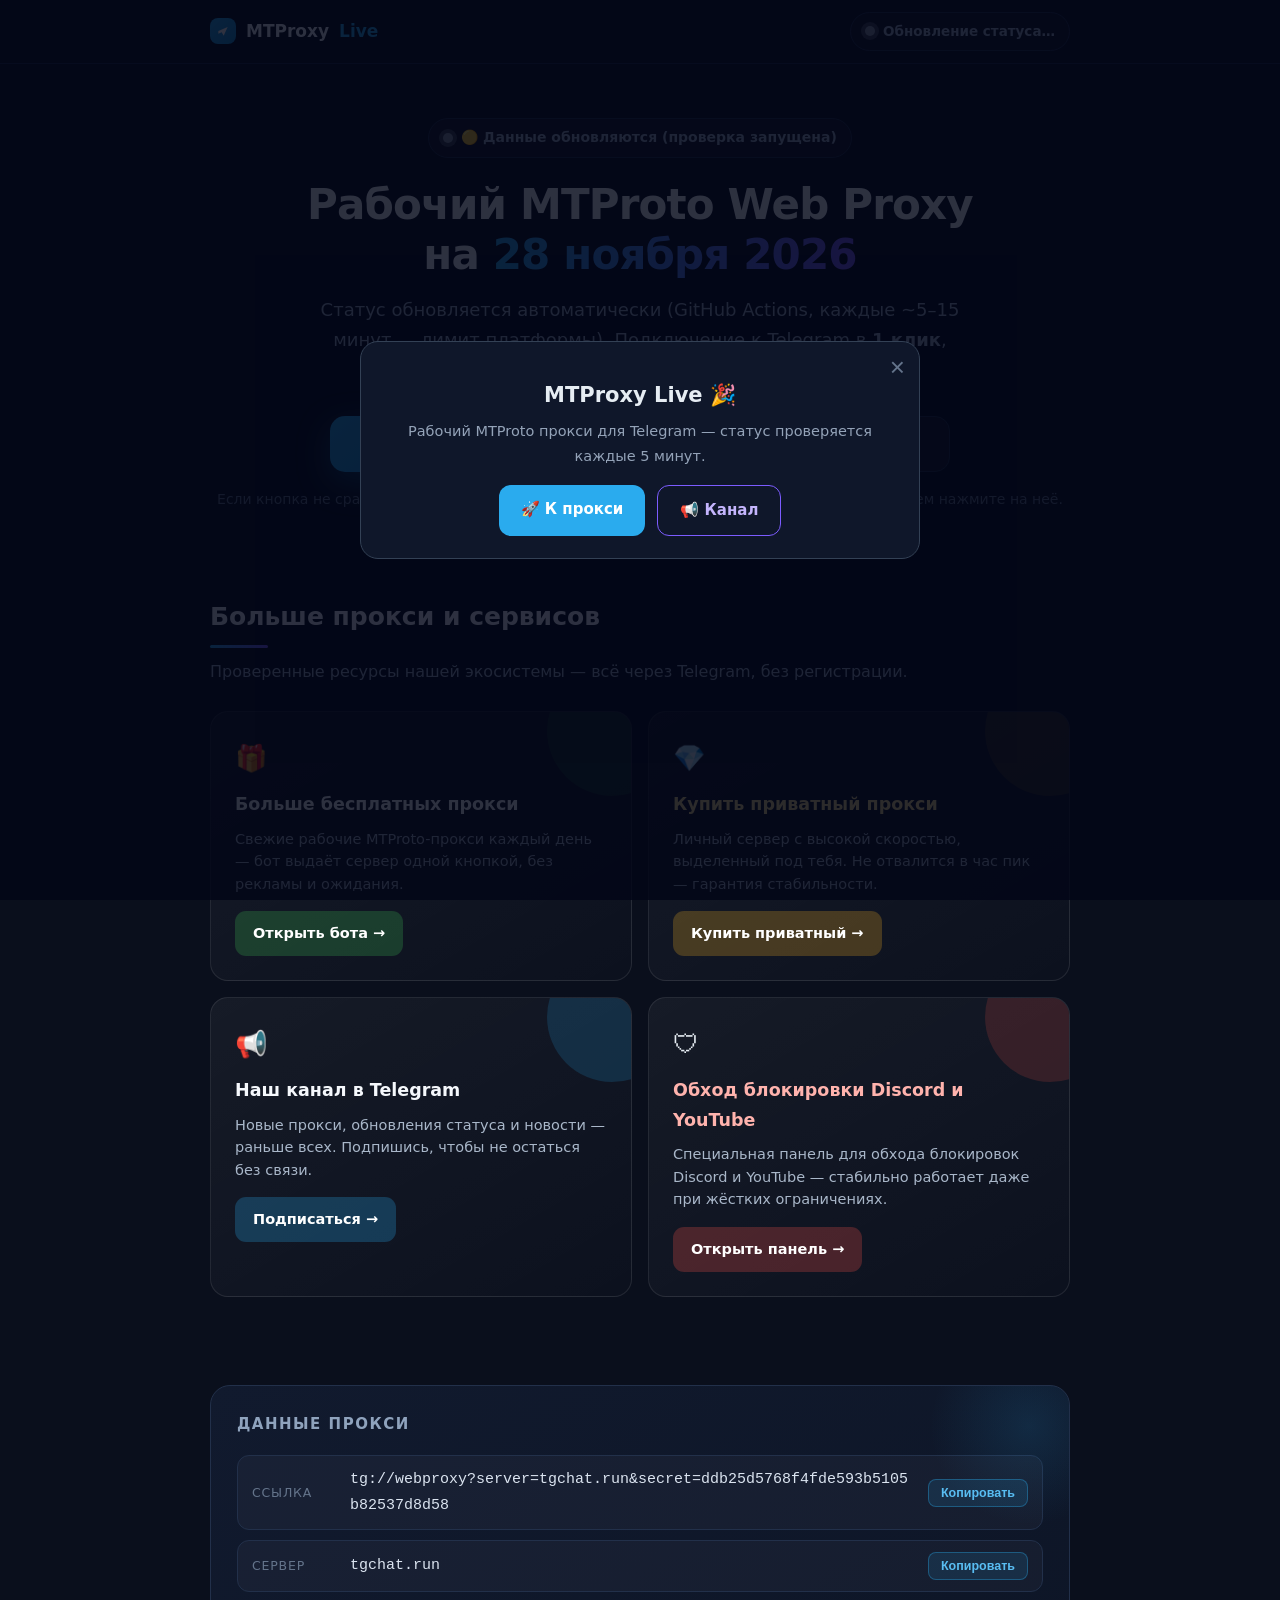
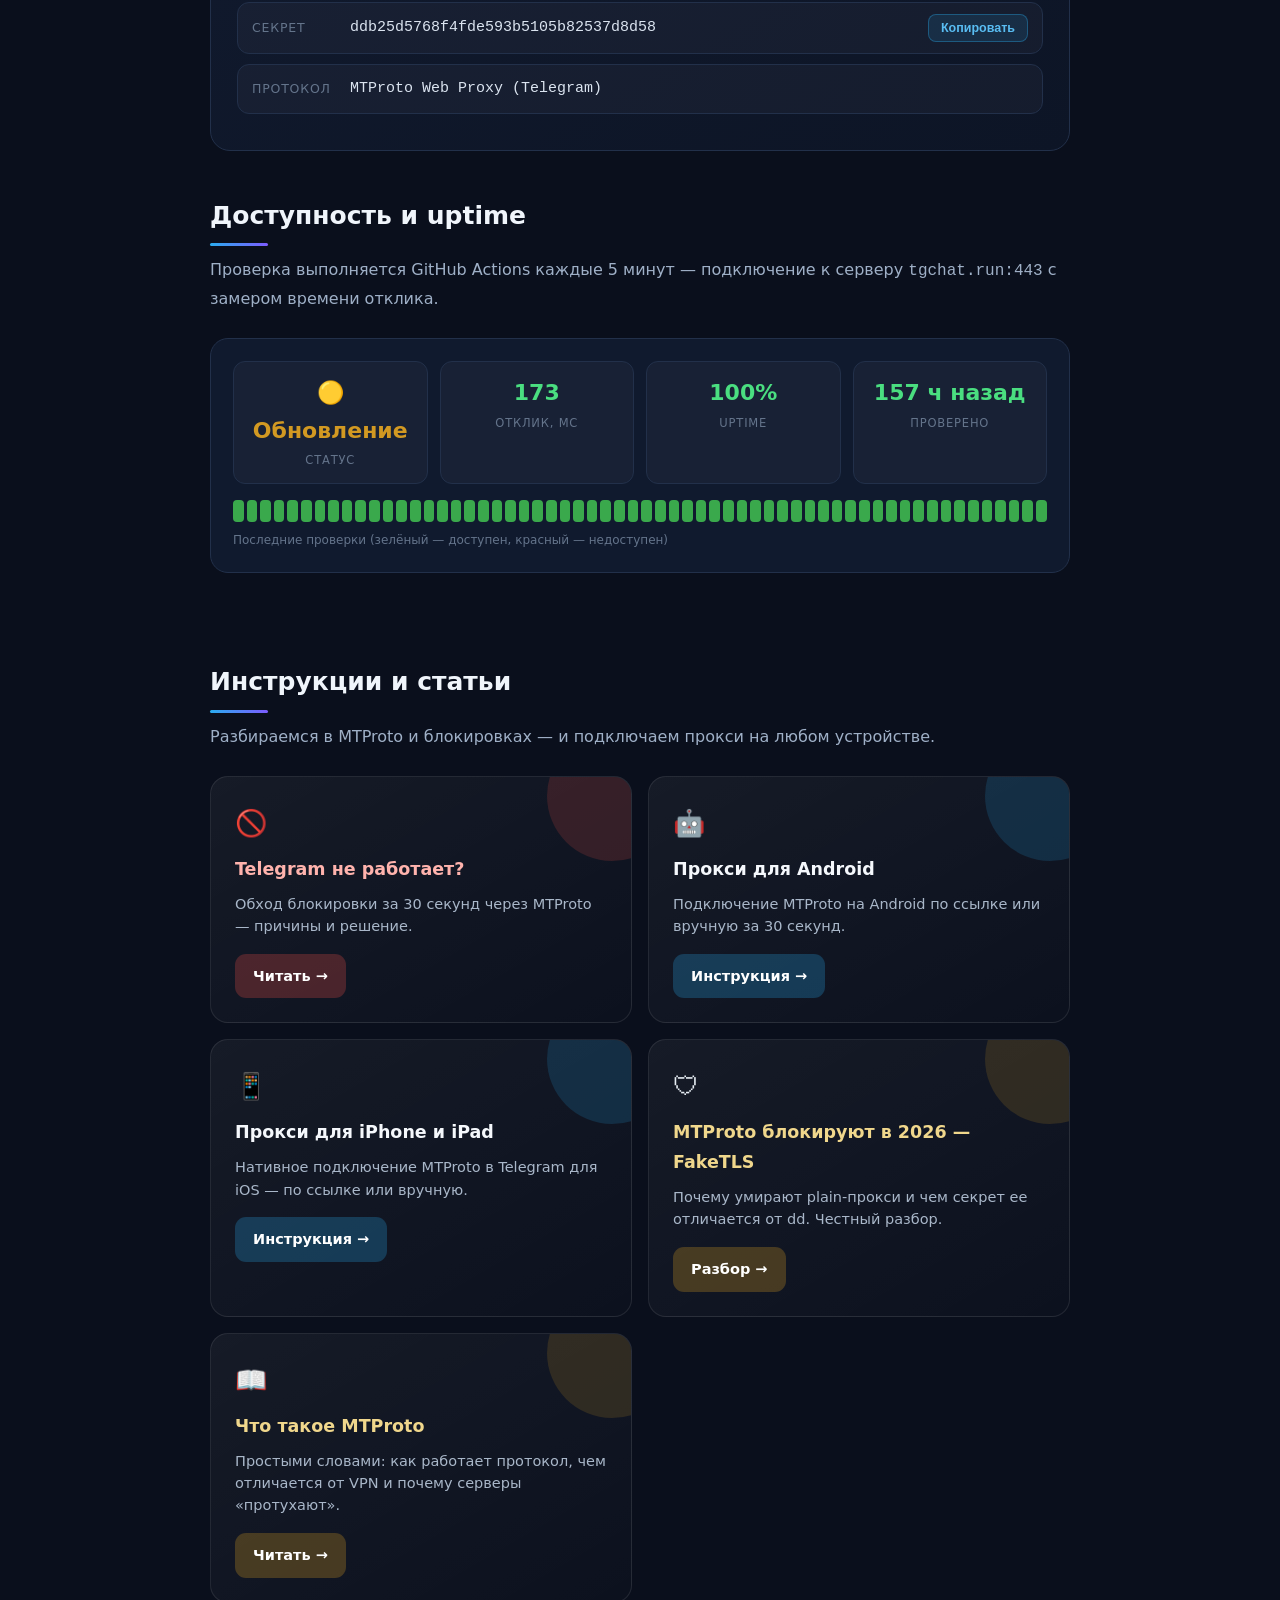
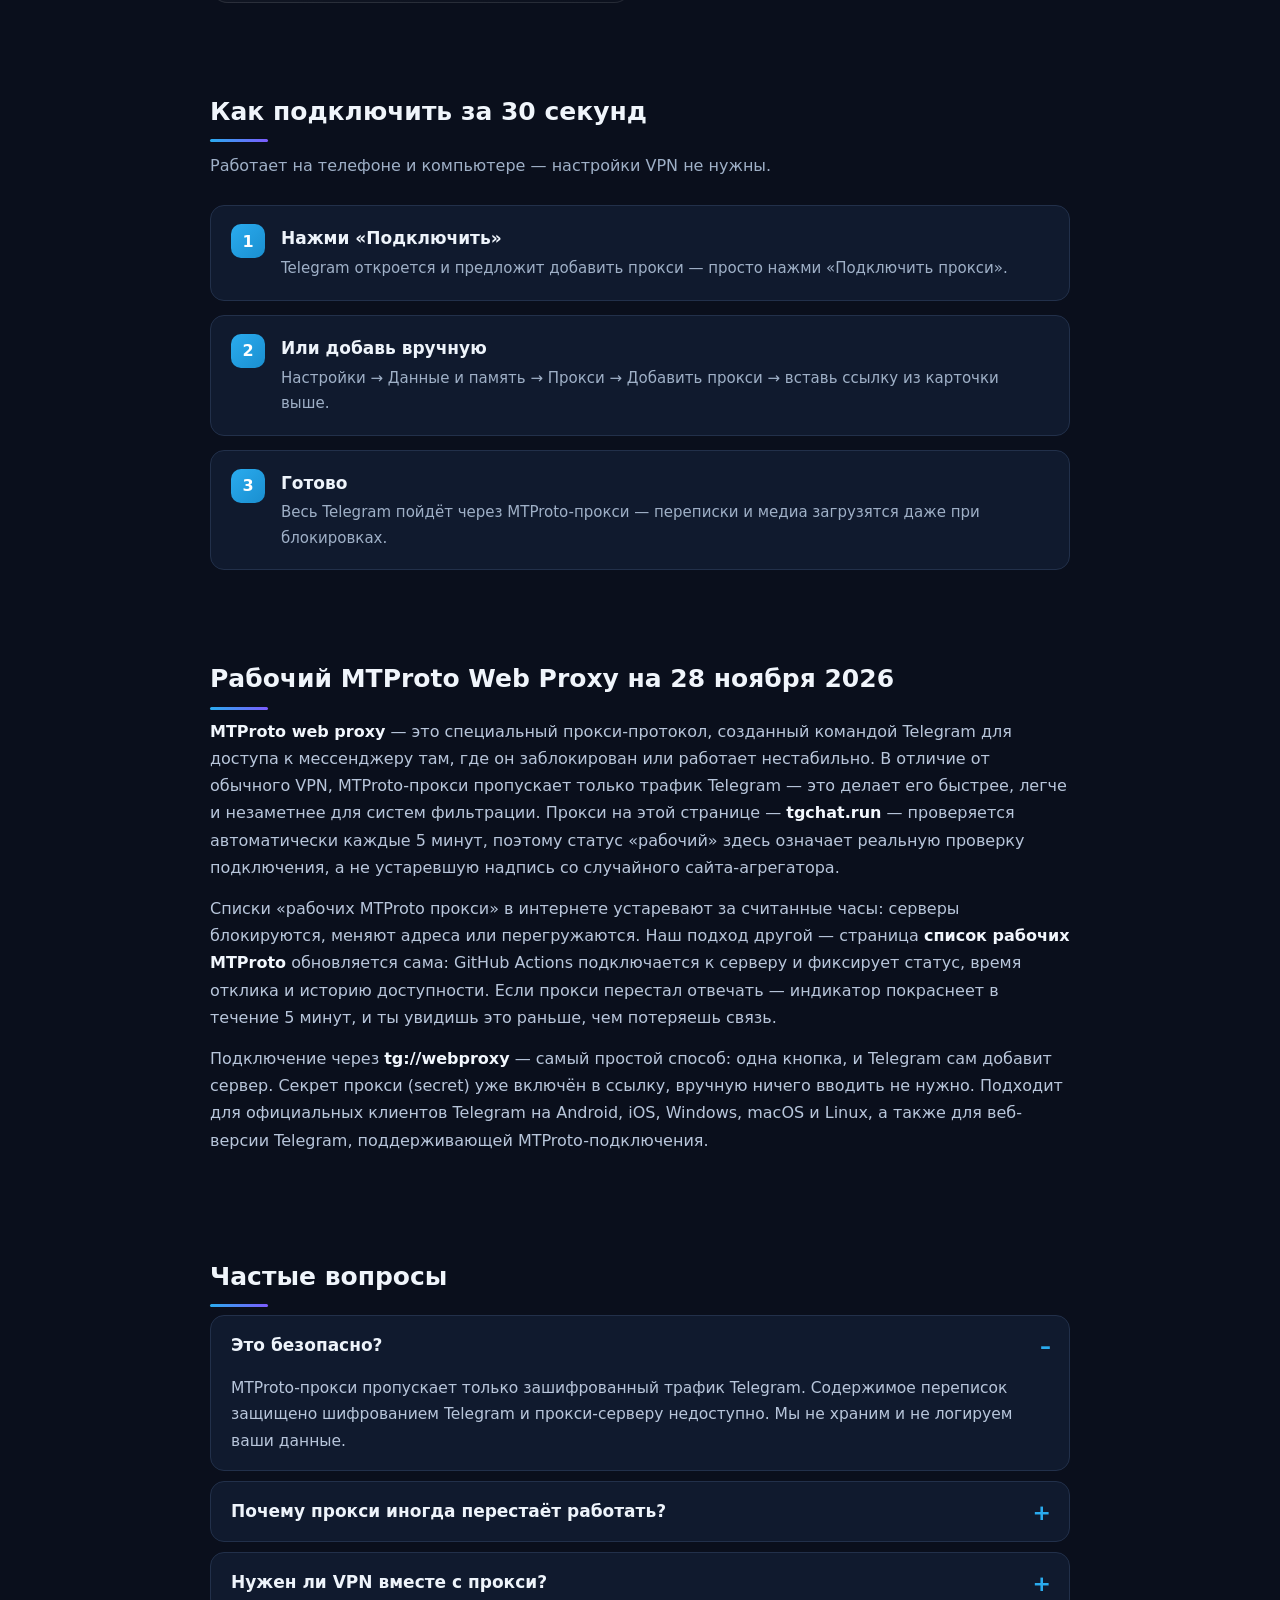
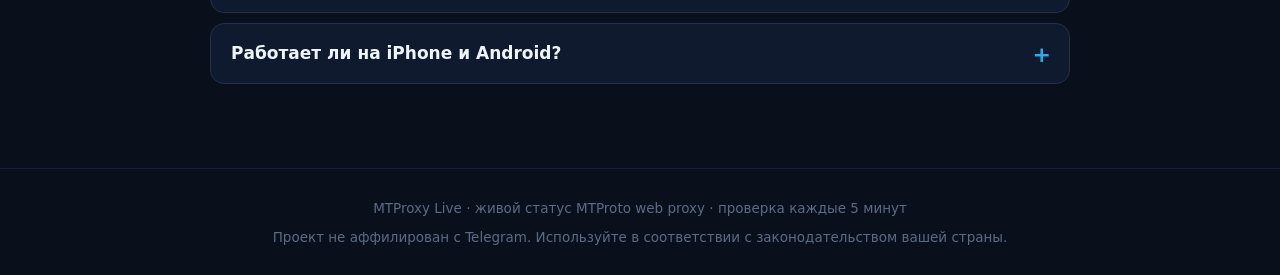
<file: index.html>
<!doctype html>
<html lang="ru">
<head>
<meta charset="UTF-8">
<meta name="viewport" content="width=device-width, initial-scale=1.0">
<meta name="yandex-verification" content="6b5f4fc6c489d579" />
<meta name="google-site-verification" content="yyNSRmsbQHqz_ALXDMdjScMba-FMuW20f2UE3-2R9rI" />
<title>Рабочий MTProto Web Proxy на 28 ноября 2026 — подключить за 30 секунд | MTProxy Live</title>
<meta name="description" content="🟢 Рабочий MTProto web proxy tgchat.run — проверено 28 ноября 2026. Подключение в 1 клик через Telegram: tg://webproxy. Живой статус, uptime и инструкция за 30 секунд.">
<meta name="keywords" content="mtproto рабочий, список рабочих mtproto, mtproto web proxy, веб прокси телеграм, mtproto прокси 2026, tgchat.run, рабочий mtproto proxy, прокси для телеграмма, webproxy telegram, mtproto online, mtrproto, mtporoto, мтпрото рабочий, mtproto онлайн">
<meta name="robots" content="index, follow">
<link rel="canonical" href="https://therealwh.github.io/">
<meta property="og:type" content="website">
<meta property="og:site_name" content="MTProxy Live">
<meta property="og:locale" content="ru_RU">
<meta property="og:title" content="Рабочий MTProto Web Proxy на 28 ноября 2026 — подключить за 30 секунд">
<meta property="og:description" content="🟢 Живой MTProto web proxy tgchat.run — статус онлайн, проверка каждые 5 минут. Подключение в 1 клик через Telegram.">
<meta property="og:url" content="https://therealwh.github.io/">
<meta property="og:image" content="https://therealwh.github.io/og.png">
<meta name="twitter:card" content="summary_large_image">
<meta name="twitter:title" content="Рабочий MTProto Web Proxy на 28 ноября 2026">
<meta name="twitter:description" content="🟢 Живой MTProto web proxy — проверка каждые 5 минут. Подключение в 1 клик через Telegram.">
<meta name="twitter:image" content="https://therealwh.github.io/og.png">
<meta name="theme-color" content="#0b1120">
<link rel="icon" href="data:image/svg+xml,%3Csvg xmlns='http://www.w3.org/2000/svg' viewBox='0 0 32 32'%3E%3Ccircle cx='16' cy='16' r='14' fill='%232AABEE'/%3E%3Ccircle cx='21' cy='10' r='4' fill='%233fb950'/%3E%3Cpath d='M9 16 l14 -6 -6 13 -3 -5 -5 2 Z' fill='%23fff'/%3E%3C/svg%3E">
<style>
*{margin:0;padding:0;box-sizing:border-box}
html{scroll-behavior:smooth}
body{font-family:'Segoe UI',Inter,system-ui,-apple-system,Arial,sans-serif;background:#0a0f1c;color:#e6edf3;line-height:1.7;font-size:17px;-webkit-font-smoothing:antialiased}
a{color:#59bdf2;text-decoration:none;transition:color .15s}
a:hover{color:#8fd0ff}
.wrap{max-width:900px;margin:0 auto;padding:0 20px}
.mono{font-family:'Cascadia Code','Fira Code',Consolas,monospace}
/* ---------- top bar ---------- */
.topbar{background:rgba(10,15,28,.85);backdrop-filter:blur(8px);border-bottom:1px solid #1c2942;position:sticky;top:0;z-index:50}
.topbar .in{max-width:900px;margin:0 auto;padding:12px 20px;display:flex;align-items:center;justify-content:space-between;gap:10px}
.logo{display:flex;align-items:center;gap:10px;font-weight:800;font-size:17px;color:#f0f5fb}
.logo .dot{width:26px;height:26px;border-radius:8px;background:linear-gradient(135deg,#2AABEE,#1a8fd0);display:inline-flex;align-items:center;justify-content:center}
.logo .dot svg{width:16px;height:16px}
.statuspill{display:inline-flex;align-items:center;gap:8px;font-size:13.5px;font-weight:600;padding:7px 14px;border-radius:99px;border:1px solid #22304a;background:rgba(255,255,255,.04);color:#9fb0c7}
.statuspill .pulse{width:10px;height:10px;border-radius:50%;background:#8b98a9;position:relative}
.statuspill.ok .pulse{background:#3fb950}
.statuspill.ok{color:#4ade80;border-color:rgba(63,185,80,.4)}
.statuspill.bad .pulse{background:#f85149}
.statuspill.bad{color:#f85149;border-color:rgba(248,81,73,.4)}
.statuspill .pulse::after{content:"";position:absolute;inset:-4px;border-radius:50%;background:inherit;opacity:.35;animation:ping 1.6s cubic-bezier(0,0,.2,1) infinite}
@keyframes ping{75%,100%{transform:scale(2);opacity:0}}
/* ---------- hero ---------- */
.hero{padding:54px 0 40px;text-align:center}
.hero h1{font-size:clamp(28px,4.6vw,42px);line-height:1.2;font-weight:800;letter-spacing:-.02em;color:#f5f8fc;margin:22px 0 14px}
.hero h1 .yr{background:linear-gradient(90deg,#2AABEE,#7C5CFF);-webkit-background-clip:text;background-clip:text;color:transparent}
.hero .sub{font-size:18px;color:#9fb0c7;max-width:640px;margin:0 auto 30px}
.cta{display:flex;gap:14px;justify-content:center;flex-wrap:wrap}
.btn{display:inline-flex;align-items:center;gap:9px;font-weight:700;font-size:16.5px;padding:15px 30px;border-radius:15px;border:0;cursor:pointer;transition:transform .15s,box-shadow .15s}
.btn:hover{transform:translateY(-2px)}
.btn-main{background:linear-gradient(135deg,#2AABEE,#1a8fd0);color:#fff;box-shadow:0 10px 32px rgba(42,171,238,.35);font-size:18px;padding:17px 36px}
.btn-main:hover{box-shadow:0 14px 44px rgba(42,171,238,.5)}
.btn-sec{background:rgba(255,255,255,.05);color:#dbe4f0;border:1px solid #22304a}
.btn-sec:hover{border-color:#2AABEE;color:#fff}
/* ---------- proxy card ---------- */
.pcard{background:linear-gradient(150deg,#111a2e,#0d1526);border:1px solid #22304a;border-radius:20px;padding:26px;margin:44px 0 0;position:relative;overflow:hidden}
.pcard::before{content:"";position:absolute;top:-60px;right:-60px;width:200px;height:200px;border-radius:50%;background:radial-gradient(circle,rgba(42,171,238,.13),transparent 70%)}
.pcard h2{font-size:15px;color:#8fa3bd;text-transform:uppercase;letter-spacing:1.5px;margin-bottom:18px;font-weight:700}
.frow{display:flex;align-items:center;gap:12px;background:rgba(255,255,255,.03);border:1px solid #22304a;border-radius:12px;padding:11px 14px;margin-bottom:10px;flex-wrap:wrap}
.frow .k{font-size:12.5px;color:#64748b;text-transform:uppercase;letter-spacing:.8px;min-width:86px}
.frow .v{font-family:'Cascadia Code',Consolas,monospace;font-size:15px;color:#dbe4f0;word-break:break-all;flex:1}
.frow .cp{background:rgba(42,171,238,.12);border:1px solid rgba(42,171,238,.35);color:#59bdf2;font-size:12.5px;font-weight:600;padding:6px 12px;border-radius:8px;cursor:pointer;white-space:nowrap}
.frow .cp:hover{background:rgba(42,171,238,.22)}
.frow .cp.done{color:#3fb950;border-color:rgba(63,185,80,.4);background:rgba(63,185,80,.1)}
/* ---------- sections ---------- */
section{padding:44px 0}
h2.sec{font-size:25px;font-weight:800;color:#f0f5fb;margin-bottom:8px;position:relative;padding-bottom:9px}
h2.sec::after{content:"";position:absolute;left:0;bottom:0;width:58px;height:3px;background:linear-gradient(90deg,#2AABEE,#7C5CFF);border-radius:3px}
.secdesc{color:#9fb0c7;margin:10px 0 26px;font-size:16px}
.upd-note{font-size:14px;color:#64748b;margin-top:6px}
/* ---------- banners ---------- */
.bgrid{display:grid;grid-template-columns:repeat(auto-fit,minmax(280px,1fr));gap:16px}
.banner{position:relative;border-radius:18px;padding:24px;color:#e6edf3;border:1px solid rgba(255,255,255,.09);background:linear-gradient(150deg,rgba(255,255,255,.05),rgba(255,255,255,.01));overflow:hidden;transition:transform .18s,box-shadow .18s,border-color .18s;display:block}
.banner:hover{transform:translateY(-3px);box-shadow:0 16px 40px rgba(0,0,0,.4)}
.banner::after{content:"";position:absolute;top:-46px;right:-46px;width:130px;height:130px;border-radius:50%;opacity:.16;background:var(--gl,#2AABEE)}
.banner .bt{font-size:17.5px;font-weight:800;margin-bottom:8px;color:#f5f8fc}
.banner .bd{font-size:14.5px;color:#a9b7c9;line-height:1.55;margin-bottom:16px}
.banner .bl{display:inline-flex;align-items:center;gap:7px;font-weight:700;font-size:14.5px;padding:10px 18px;border-radius:11px;background:rgba(255,255,255,.09);color:#fff}
.banner:hover .bl{background:rgba(255,255,255,.16)}
.banner .em{font-size:26px;margin-bottom:10px;display:block}
.b-green{--gl:#3fb950}.b-green .em{filter:hue-rotate(0)}.b-green .bl{background:rgba(63,185,80,.25)}
.b-gold{--gl:#d29922}.b-gold .bl{background:rgba(210,153,34,.28)}.b-gold .bt{color:#f0d78c}
.b-blue{--gl:#2AABEE}.b-blue .bl{background:rgba(42,171,238,.25)}
.b-red{--gl:#f85149}.b-red .bl{background:rgba(248,81,73,.25)}.b-red .bt{color:#ffb3ad}
/* ---------- uptime ---------- */
.uwrap{background:#101a2e;border:1px solid #22304a;border-radius:18px;padding:22px}
.ustats{display:grid;grid-template-columns:repeat(auto-fit,minmax(130px,1fr));gap:12px;margin-bottom:16px}
.ustat{background:rgba(255,255,255,.03);border:1px solid #22304a;border-radius:12px;padding:12px 14px;text-align:center}
.ustat .v{font-size:22px;font-weight:800;color:#4ade80}
.ustat .k{font-size:11.5px;color:#64748b;text-transform:uppercase;letter-spacing:.8px;margin-top:2px}
.dots{display:flex;gap:3px;flex-wrap:wrap}
.dots i{flex:1;min-width:8px;height:22px;border-radius:4px;background:#3fb950;opacity:.9}
.dots i.off{background:#f85149}
.dots i.na{background:#22304a}
/* ---------- steps ---------- */
.steps{display:grid;gap:14px;margin-top:8px}
.step{display:flex;gap:16px;align-items:flex-start;background:#101a2e;border:1px solid #22304a;border-radius:14px;padding:18px 20px}
.step .n{flex-shrink:0;width:34px;height:34px;border-radius:10px;background:linear-gradient(135deg,#2AABEE,#1a8fd0);display:flex;align-items:center;justify-content:center;font-weight:800;color:#fff;font-size:16px}
.step .tt{font-weight:700;color:#eef4fb;margin-bottom:3px}
.step .dd{font-size:15px;color:#9fb0c7}
/* ---------- faq ---------- */
.faq details{background:#101a2e;border:1px solid #22304a;border-radius:14px;margin-bottom:10px;overflow:hidden}
.faq summary{cursor:pointer;font-weight:700;color:#eef4fb;padding:15px 44px 15px 20px;list-style:none;position:relative}
.faq summary::-webkit-details-marker{display:none}
.faq summary::after{content:"+";position:absolute;right:18px;color:#2AABEE;font-size:22px;top:12px}
.faq details[open] summary::after{content:"–"}
.faq summary:hover{color:#59bdf2}
.faq details p{margin:0;padding:0 20px 16px;color:#b8c6db;font-size:15.5px}
/* ---------- seo text ---------- */
.seo{color:#b8c6db;font-size:16px}
.seo p{margin-bottom:14px}
.seo strong{color:#f2f7fd}
/* ---------- footer ---------- */
footer{border-top:1px solid #16213a;background:#0a0f1c;padding:28px 20px;text-align:center;font-size:13.5px;color:#5b6b83;margin-top:30px}
footer a{color:#8fa3bd}
footer a:hover{color:#59bdf2}
@media(max-width:640px){.hero{padding:36px 0 28px}.btn-main{width:100%;justify-content:center}.btn{flex:1;justify-content:center}}
</style>
</head>
<body>
<!-- Yandex.Metrika counter -->
<script type="text/javascript">
    (function(m,e,t,r,i,k,a){
        m[i]=m[i]||function(){(m[i].a=m[i].a||[]).push(arguments)};
        m[i].l=1*new Date();
        for (var j = 0; j < document.scripts.length; j++) {if (document.scripts[j].src === r) { return; }}
        k=e.createElement(t),a=e.getElementsByTagName(t)[0],k.async=1,k.src=r,a.parentNode.insertBefore(k,a)
    })(window, document,'script','https://mc.yandex.ru/metrika/tag.js?id=114197667', 'ym');

    ym(114197667, 'init', {ssr:true, webvisor:true, clickmap:true, ecommerce:"dataLayer", referrer: document.referrer, url: location.href, accurateTrackBounce:true, trackLinks:true});
</script>
<noscript><div><img src="https://mc.yandex.ru/watch/114197667" style="position:absolute; left:-9999px;" alt="" /></div></noscript>
<!-- /Yandex.Metrika counter -->

<div class="topbar"><div class="in">
  <div class="logo"><span class="dot"><svg viewBox="0 0 24 24" fill="none"><path d="M5 12 l14 -6 -6 13 -3 -5 -5 2 Z" fill="#fff"/></svg></span>MTProxy <span style="color:#2AABEE">Live</span></div>
  <div class="statuspill" id="pill"><span class="pulse"></span><span id="pilltxt">Проверяется…</span></div>
</div></div>
</div>

<div class="hero wrap">
  <div class="statuspill" id="pill2" style="font-size:14px"><span class="pulse"></span><span id="pill2txt">Проверяется…</span></div>
  <h1>Рабочий MTProto Web Proxy<br>на <span class="yr">28 ноября 2026</span></h1>
  <p class="sub">Статус обновляется автоматически (GitHub Actions, каждые ~5–15 минут — лимит платформы). Подключение к Telegram в <b>1 клик</b>, без VPN и настроек.</p>
  <div class="cta">
    <button class="btn btn-main" onclick="location.href='tg://resolve?domain=webproxy_tgrobot'">🚀 Подключить</button>
    <button class="btn btn-sec" id="copyLink">📋 Скопировать</button>
    <button class="btn btn-sec" id="shareBtn">📤 Поделиться</button>
  </div>
  <p class="upd-note" style="margin-top:16px">Если кнопка не сработала на устройстве — скопируйте ссылку и вставьте в чат Telegram, затем нажмите на неё.</p>
</div>

<div class="wrap"><section>
  <h2 class="sec">Больше прокси и сервисов</h2>
  <p class="secdesc">Проверенные ресурсы нашей экосистемы — всё через Telegram, без регистрации.</p>
  <div class="bgrid">
    <a class="banner b-green" href="tg://resolve?domain=webproxy_tgrobot">
      <span class="em">🎁</span>
      <div class="bt">Больше бесплатных прокси</div>
      <div class="bd">Свежие рабочие MTProto-прокси каждый день — бот выдаёт сервер одной кнопкой, без рекламы и ожидания.</div>
      <span class="bl">Открыть бота →</span>
    </a>
    <a class="banner b-gold" href="tg://resolve?domain=webproxy_panel_bot">
      <span class="em">💎</span>
      <div class="bt">Купить приватный прокси</div>
      <div class="bd">Личный сервер с высокой скоростью, выделенный под тебя. Не отвалится в час пик — гарантия стабильности.</div>
      <span class="bl">Купить приватный →</span>
    </a>
    <a class="banner b-blue" href="tg://resolve?domain=wtfpoxy">
      <span class="em">📢</span>
      <div class="bt">Наш канал в Telegram</div>
      <div class="bd">Новые прокси, обновления статуса и новости — раньше всех. Подпишись, чтобы не остаться без связи.</div>
      <span class="bl">Подписаться →</span>
    </a>
    <a class="banner b-red" href="https://zapretyoutubediscordpanel.top/">
      <span class="em">🛡</span>
      <div class="bt">Обход блокировки Discord и YouTube</div>
      <div class="bd">Специальная панель для обхода блокировок Discord и YouTube — стабильно работает даже при жёстких ограничениях.</div>
      <span class="bl">Открыть панель →</span>
    </a>
  </div>
</section></div>

<div class="wrap">
  <div class="pcard">
    <h2>Данные прокси</h2>
    <div class="frow"><span class="k">Ссылка</span><span class="v" id="flink">tg://webproxy?server=tgchat.run&amp;secret=ddb25d5768f4fde593b5105b82537d8d58</span><button class="cp" data-copy="tg://webproxy?server=tgchat.run&secret=ddb25d5768f4fde593b5105b82537d8d58">Копировать</button></div>
    <div class="frow"><span class="k">Сервер</span><span class="v">tgchat.run</span><button class="cp" data-copy="tgchat.run">Копировать</button></div>
    <div class="frow"><span class="k">Секрет</span><span class="v">ddb25d5768f4fde593b5105b82537d8d58</span><button class="cp" data-copy="ddb25d5768f4fde593b5105b82537d8d58">Копировать</button></div>
    <div class="frow"><span class="k">Протокол</span><span class="v">MTProto Web Proxy (Telegram)</span></div>
  </div>
</div>

<div class="wrap"><section>
  <h2 class="sec">Доступность и uptime</h2>
  <p class="secdesc">Проверка выполняется GitHub Actions каждые 5 минут — подключение к серверу <span class="mono">tgchat.run:443</span> с замером времени отклика.</p>
  <div class="uwrap">
    <div class="ustats">
      <div class="ustat"><div class="v" id="u-status">—</div><div class="k">Статус</div></div>
      <div class="ustat"><div class="v" id="u-ms">—</div><div class="k">Отклик, мс</div></div>
      <div class="ustat"><div class="v" id="u-up">—</div><div class="k">Uptime</div></div>
      <div class="ustat"><div class="v" id="u-last">—</div><div class="k">Проверено</div></div>
    </div>
    <div class="dots" id="dots"></div>
    <div style="font-size:12px;color:#64748b;margin-top:8px">Последние проверки (зелёный — доступен, красный — недоступен)</div>
  </div>
</section></div>


<div class="wrap"><section>
  <h2 class="sec">Инструкции и статьи</h2>
  <p class="secdesc">Разбираемся в MTProto и блокировках — и подключаем прокси на любом устройстве.</p>
  <div class="bgrid">
    <a class="banner b-red" href="/telegram-ne-rabotaet.html"><span class="em">🚫</span><div class="bt">Telegram не работает?</div><div class="bd">Обход блокировки за 30 секунд через MTProto — причины и решение.</div><span class="bl">Читать →</span></a>
    <a class="banner b-blue" href="/android.html"><span class="em">🤖</span><div class="bt">Прокси для Android</div><div class="bd">Подключение MTProto на Android по ссылке или вручную за 30 секунд.</div><span class="bl">Инструкция →</span></a>
    <a class="banner b-blue" href="/iphone.html"><span class="em">📱</span><div class="bt">Прокси для iPhone и iPad</div><div class="bd">Нативное подключение MTProto в Telegram для iOS — по ссылке или вручную.</div><span class="bl">Инструкция →</span></a>
    <a class="banner b-gold" href="/mtproto-faketls.html"><span class="em">🛡</span><div class="bt">MTProto блокируют в 2026 — FakeTLS</div><div class="bd">Почему умирают plain-прокси и чем секрет ee отличается от dd. Честный разбор.</div><span class="bl">Разбор →</span></a><a class="banner b-gold" href="/chto-takoe-mtproto.html"><span class="em">📖</span><div class="bt">Что такое MTProto</div><div class="bd">Простыми словами: как работает протокол, чем отличается от VPN и почему серверы «протухают».</div><span class="bl">Читать →</span></a>
  </div>
</section></div>

<div class="wrap"><section>
  <h2 class="sec">Как подключить за 30 секунд</h2>
  <p class="secdesc">Работает на телефоне и компьютере — настройки VPN не нужны.</p>
  <div class="steps">
    <div class="step"><div class="n">1</div><div><div class="tt">Нажми «Подключить»</div><div class="dd">Telegram откроется и предложит добавить прокси — просто нажми «Подключить прокси».</div></div></div>
    <div class="step"><div class="n">2</div><div><div class="tt">Или добавь вручную</div><div class="dd">Настройки → Данные и память → Прокси → Добавить прокси → вставь ссылку из карточки выше.</div></div></div>
    <div class="step"><div class="n">3</div><div><div class="tt">Готово</div><div class="dd">Весь Telegram пойдёт через MTProto-прокси — переписки и медиа загрузятся даже при блокировках.</div></div></div>
  </div>
</section></div>

<div class="wrap"><section>
  <h2 class="sec">Рабочий MTProto Web Proxy на 28 ноября 2026</h2>
  <div class="seo">
    <p><strong>MTProto web proxy</strong> — это специальный прокси-протокол, созданный командой Telegram для доступа к мессенджеру там, где он заблокирован или работает нестабильно. В отличие от обычного VPN, MTProto-прокси пропускает только трафик Telegram — это делает его быстрее, легче и незаметнее для систем фильтрации. Прокси на этой странице — <strong>tgchat.run</strong> — проверяется автоматически каждые 5 минут, поэтому статус «рабочий» здесь означает реальную проверку подключения, а не устаревшую надпись со случайного сайта-агрегатора.</p>
    <p>Списки «рабочих MTProto прокси» в интернете устаревают за считанные часы: серверы блокируются, меняют адреса или перегружаются. Наш подход другой — страница <strong>список рабочих MTProto</strong> обновляется сама: GitHub Actions подключается к серверу и фиксирует статус, время отклика и историю доступности. Если прокси перестал отвечать — индикатор покраснеет в течение 5 минут, и ты увидишь это раньше, чем потеряешь связь.</p>
    <p>Подключение через <strong>tg://webproxy</strong> — самый простой способ: одна кнопка, и Telegram сам добавит сервер. Секрет прокси (secret) уже включён в ссылку, вручную ничего вводить не нужно. Подходит для официальных клиентов Telegram на Android, iOS, Windows, macOS и Linux, а также для веб-версии Telegram, поддерживающей MTProto-подключения.</p>
  </div>
</section></div>

<div class="wrap"><section>
  <h2 class="sec">Частые вопросы</h2>
  <div class="faq">
    <details open><summary>Это безопасно?</summary><p>MTProto-прокси пропускает только зашифрованный трафик Telegram. Содержимое переписок защищено шифрованием Telegram и прокси-серверу недоступно. Мы не храним и не логируем ваши данные.</p></details>
    <details><summary>Почему прокси иногда перестаёт работать?</summary><p>MTProto-серверы регулярно блокируются системами фильтрации. На этой странице статус обновляется автоматически каждые 5 минут — если сервер недоступен, ты увидишь это первым. Запасной вариант — бот с бесплатными прокси выше.</p></details>
    <details><summary>Нужен ли VPN вместе с прокси?</summary><p>Нет. MTProto-прокси полностью заменяет VPN для Telegram: мессенджер работает, а остальной трафик (сайты, игры) идёт напрямую без прокси.</p></details>
    <details><summary>Работает ли на iPhone и Android?</summary><p>Да. Ссылка tg://webproxy открывается в официальных приложениях Telegram для Android, iOS, Windows, macOS и Linux.</p></details>
  </div>
</section></div>

<footer>
  <div>MTProxy Live · живой статус MTProto web proxy · проверка каждые 5 минут</div>
  <div style="margin-top:6px">Проект не аффилирован с Telegram. Используйте в соответствии с законодательством вашей страны.</div>
</footer>

<script type="application/ld+json">{"@context":"https://schema.org","@type":"WebSite","name":"MTProxy Live","url":"https://therealwh.github.io/","sameAs":["https://t.me/wtfpoxy","https://t.me/mtprxtgg"]}</script>
<script type="application/ld+json">{"@context":"https://schema.org","@type":"Service","name":"MTProto Web Proxy tgchat.run","serviceType":"MTProto прокси для Telegram","provider":{"@type":"Organization","name":"MTProxy Live"},"areaServed":"RU"}</script>
<script type="application/ld+json">{"@context":"https://schema.org","@type":"FAQPage","mainEntity":[{"@type":"Question","name":"Это безопасно?","acceptedAnswer":{"@type":"Answer","text":"MTProto-прокси пропускает только зашифрованный трафик Telegram. Содержимое переписок защищено шифрованием Telegram и прокси-серверу недоступно."}},{"@type":"Question","name":"Почему прокси иногда перестаёт работать?","acceptedAnswer":{"@type":"Answer","text":"MTProto-серверы регулярно блокируются системами фильтрации. Статус на странице обновляется автоматически каждые 5 минут."}},{"@type":"Question","name":"Нужен ли VPN вместе с прокси?","acceptedAnswer":{"@type":"Answer","text":"Нет. MTProto-прокси полностью заменяет VPN для Telegram: мессенджер работает, остальной трафик идёт напрямую."}},{"@type":"Question","name":"Работает ли на iPhone и Android?","acceptedAnswer":{"@type":"Answer","text":"Да. Ссылка tg://webproxy открывается в официальных приложениях Telegram для всех платформ."}}]}</script>

<script>
const LINK="tg://webproxy?server=tgchat.run&secret=ddb25d5768f4fde593b5105b82537d8d58";
const MON=["января","февраля","марта","апреля","мая","июня","июля","августа","сентября","октября","ноября","декабря"];
function pill(el,cls,txt){el.className="statuspill "+cls;el.querySelector(".pulse");el.querySelector("span:last-child").textContent=txt;}
function ago(iso){const d=(Date.now()-new Date(iso))/1000;if(d<60)return Math.max(1,Math.round(d))+" сек назад";if(d<3600)return Math.round(d/60)+" мин назад";return Math.round(d/3600)+" ч назад";}
async function load(){
  try{
    const s=await (await fetch("status.json?t="+Date.now())).json();
    const p1=document.getElementById("pill"),p2=document.getElementById("pill2");
    const st=document.getElementById("u-status"),last=document.getElementById("u-last");
    const age=(Date.now()-new Date(s.last_check))/1000;
    if(s.online===true){pill(p1,"ok","Прокси работает");pill(p2,"ok","🟢 Работает — проверено "+ago(s.last_check));st.textContent="🟢 Online";}
    else if(s.online===false){pill(p1,"bad","Прокси недоступен");pill(p2,"bad","🔴 Недоступен — проверено "+ago(s.last_check));st.textContent="🔴 Offline";}
    if(age>1800){pill(p1,"","Обновление статуса…");pill(p2,"","🟡 Данные обновляются (проверка запущена)");st.textContent="🟡 Обновление";st.style.color="#d29922";}
    document.getElementById("u-ms").textContent=s.response_ms!=null?s.response_ms:"—";
    document.getElementById("u-last").textContent=ago(s.last_check);
    try{
      const hh=await (await fetch("history.json?t="+Date.now())).json();
      const d=document.getElementById("dots");d.innerHTML="";
      const lastN=hh.slice(-60);
      lastN.forEach(e=>{const i=document.createElement("i");i.className=e.ok?"":"off";i.title=(e.ok?"✓":"✗")+" "+e.t;d.appendChild(i);});
      const okN=hh.filter(e=>e.ok).length;
      document.getElementById("u-up").textContent=hh.length?Math.round(okN/hh.length*100)+"%":"—";
    }catch(e){}
  }catch(e){
    pill(document.getElementById("pill"),"","Статус: первая проверка скоро…");
  }
}
load();setInterval(load,60000);
document.querySelectorAll("[data-copy]").forEach(b=>b.addEventListener("click",function(){
  const t=this.getAttribute("data-copy");
  (navigator.clipboard?navigator.clipboard.writeText(t):Promise.reject()).then(ok,tcpFallback);
  function ok(){const o=this;b.textContent="Скопировано ✓";b.classList.add("done");setTimeout(()=>{b.textContent="Копировать";b.classList.remove("done")},1600)}
  function tcpFallback(){const ta=document.createElement("textarea");ta.value=t;document.body.appendChild(ta);ta.select();document.execCommand("copy");ta.remove();this.textContent="Скопировано ✓";setTimeout(()=>this.textContent="Копировать",1600)}
}));
document.getElementById("copyLink").addEventListener("click",function(){
  (navigator.clipboard?navigator.clipboard.writeText(LINK):Promise.reject()).then(()=>{this.textContent="✅ Скопировано";setTimeout(()=>this.textContent="📋 Скопировать",1700)}).catch(()=>{location.href=LINK});
});
document.getElementById("shareBtn").addEventListener("click",function(){
  const url="https://t.me/share/url?url="+encodeURIComponent(LINK)+"&text="+encodeURIComponent("Рабочий MTProto proxy — подключайся!");
  if(navigator.share){navigator.share({title:"MTProto Web Proxy",url:LINK}).catch(()=>location.href=url);}else location.href=url;
});
</script>
<style>.htw-ov{position:fixed;inset:0;z-index:99990;background:rgba(2,6,23,.82);display:none;align-items:center;justify-content:center;padding:16px}.htw-c{max-width:560px;width:100%;background:#0f172a;border:1px solid #334155;border-radius:18px;padding:22px;text-align:center;position:relative}.htw-x{position:absolute;top:10px;right:14px;background:none;border:0;color:#64748b;font-size:26px;cursor:pointer}.htw-t{font-size:21px;font-weight:800;margin:14px 0 6px}.htw-d{font-size:14.5px;color:#94a3b8;margin-bottom:16px}.htw-b{display:flex;gap:12px;justify-content:center;flex-wrap:wrap}.htw-b a{font-weight:700;font-size:15px;padding:12px 22px;border-radius:12px;text-decoration:none;cursor:pointer}.htw-go{background:#2AABEE;color:#fff}.htw-r{border:1.5px solid #7C5CFF;color:#c4b5fd}.htw-n{font-size:12px;color:#475569;margin-top:12px}.htw-n a{color:#2AABEE}</style><div class="htw-ov" id="htw" role="dialog"><div class="htw-c"><button class="htw-x" data-htw-close aria-label="Закрыть">×</button><div class="htw-t">MTProxy Live 🎉</div><div class="htw-d">Рабочий MTProto прокси для Telegram — статус проверяется каждые 5 минут.</div><div class="htw-b"><a class="htw-go" href="/" data-htw-close>🚀 К прокси</a><a class="htw-r" href="tg://resolve?domain=mtprxtgg">📢 Канал</a></div></div></div><script>(function(){try{var k="htw",v=localStorage.getItem(k),now=Date.now();if(v&&now-parseInt(v,10)<864e5)return;var ov=document.getElementById("htw");if(!ov)return;ov.style.display="flex";var close=function(){localStorage.setItem(k,String(now));ov.style.display="none"};ov.querySelectorAll("[data-htw-close]").forEach(function(el){el.addEventListener("click",close)});ov.addEventListener("click",function(e){if(e.target===ov)close()});}catch(e){}})();</script>
</body>
</html>
</file>
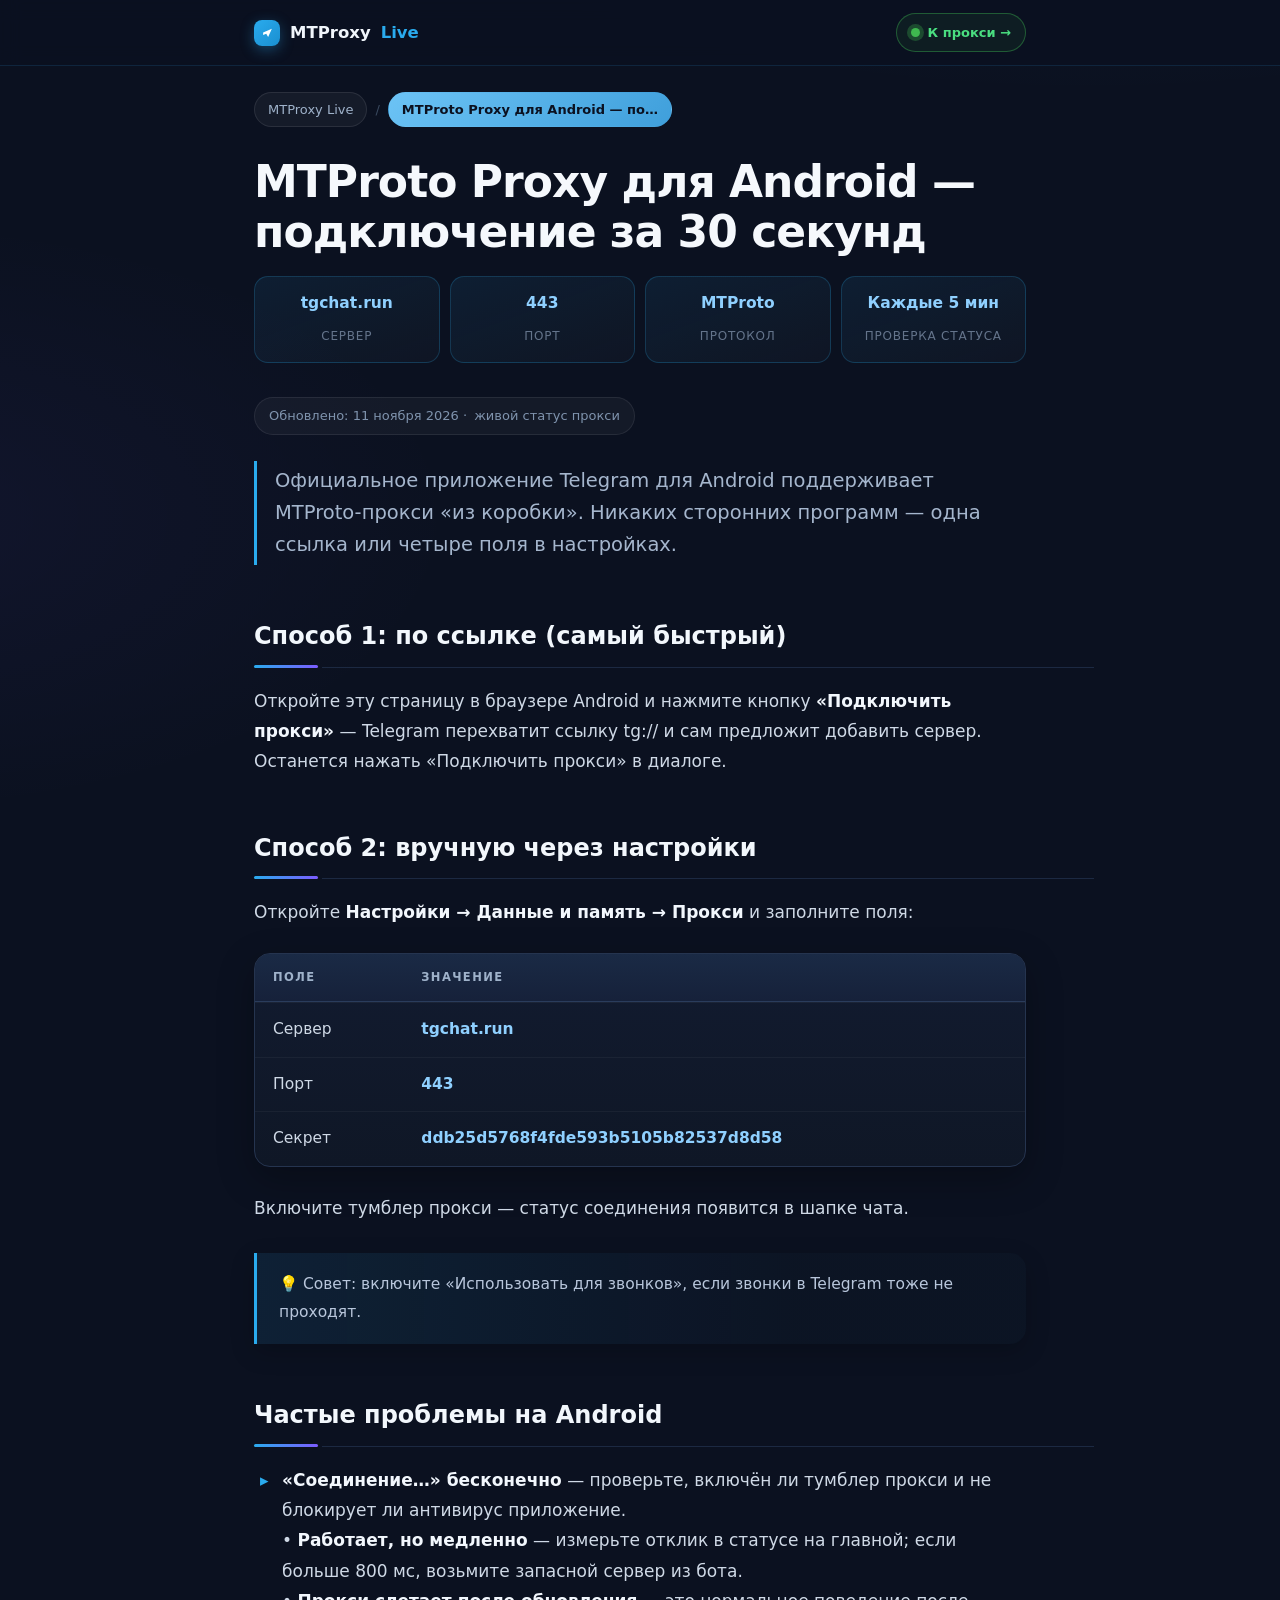
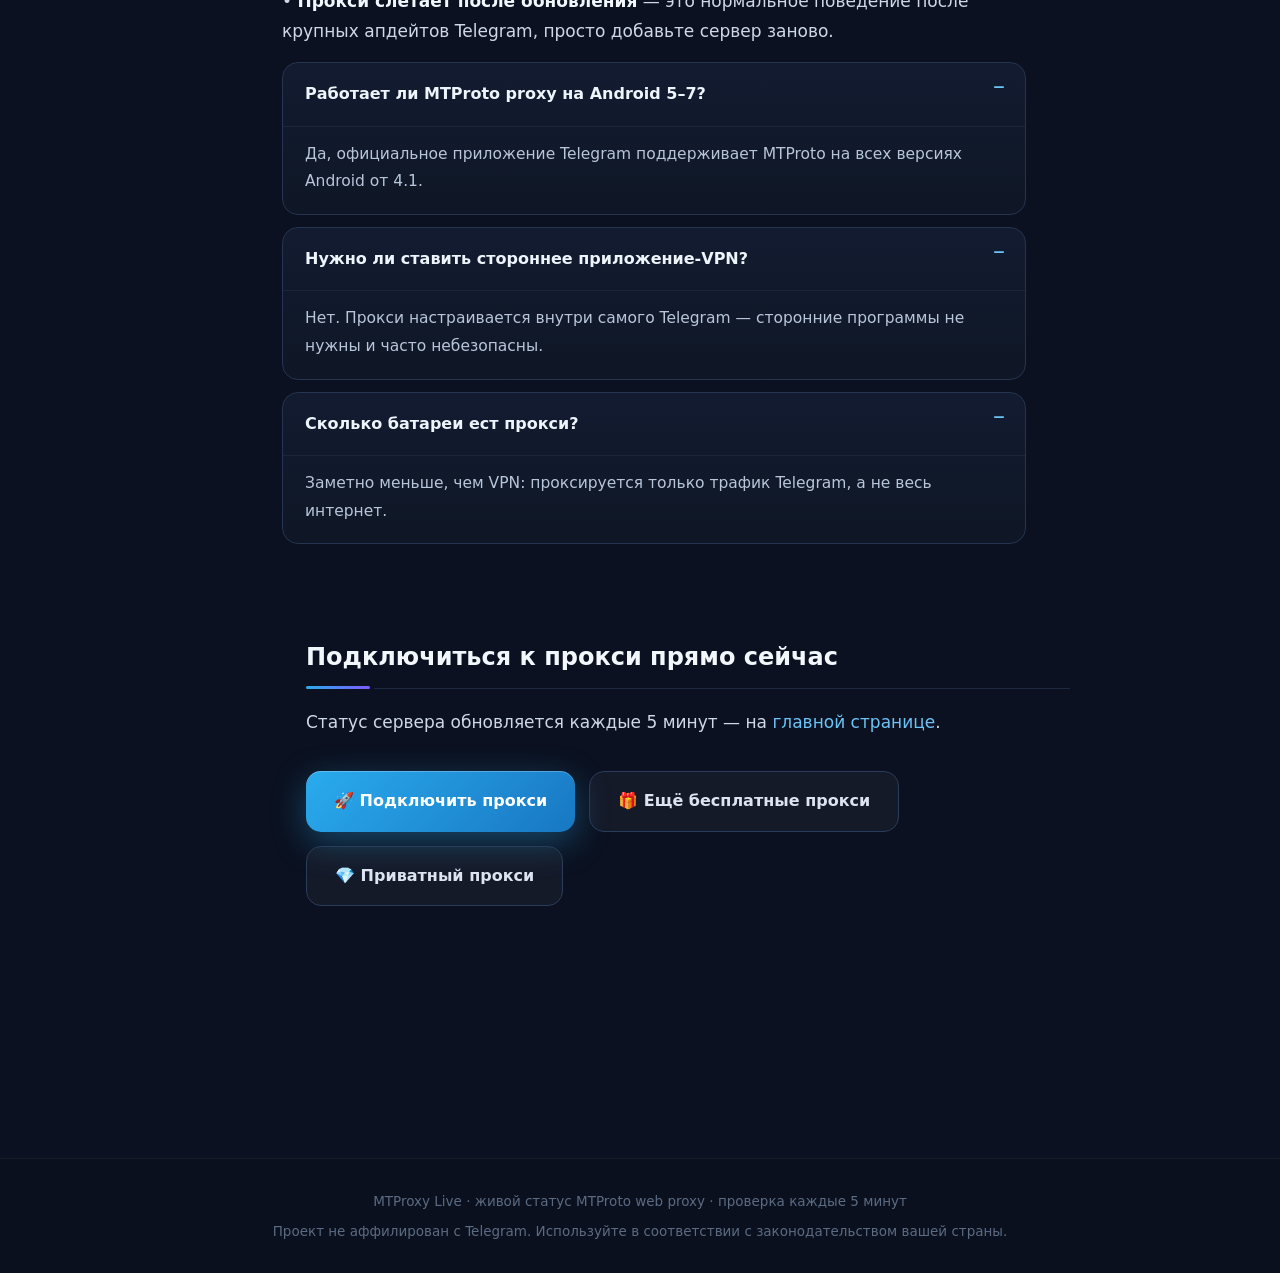
<file: android.html>
<!doctype html>
<html lang="ru">
<head>
<meta charset="UTF-8">
<meta name="viewport" content="width=device-width, initial-scale=1.0">
<title>MTProto Proxy для Android — подключить за 30 секунд | MTProxy Live</title>
<meta name="description" content="Как подключить MTProto proxy для Telegram на Android: tg://webproxy ссылка в 1 клик, ручная настройка tgchat.run, статус сервера онлайн.">
<meta name="keywords" content="mtproto proxy android, прокси для телеграм андроид, mtproto андроид, telegram proxy android, прокси телеграм телефон, mtrproto, mtporoto, мтпрото рабочий, mtproto онлайн">
<meta name="robots" content="index, follow">
<link rel="canonical" href="https://therealwh.github.io/android.html">
<meta property="og:type" content="website">
<meta property="og:site_name" content="MTProxy Live">
<meta property="og:locale" content="ru_RU">
<meta property="og:title" content="MTProto Proxy для Android — подключить за 30 секунд | MTProxy Live">
<meta property="og:description" content="Как подключить MTProto proxy для Telegram на Android: tg://webproxy ссылка в 1 клик, ручная настройка tgchat.run, статус сервера онлайн.">
<meta property="og:url" content="https://therealwh.github.io/android.html">
<meta property="og:image" content="https://therealwh.github.io/og.png">
<meta name="twitter:card" content="summary_large_image">
<meta name="twitter:title" content="MTProto Proxy для Android — подключить за 30 секунд | MTProxy Live">
<meta name="twitter:description" content="Как подключить MTProto proxy для Telegram на Android: tg://webproxy ссылка в 1 клик, ручная настройка tgchat.run, статус сервера онлайн.">
<meta name="twitter:image" content="https://therealwh.github.io/og.png">
<meta name="theme-color" content="#0b1120">
<link rel="icon" href="favicon.ico">
<link rel="stylesheet" href="style.css">
<script type="application/ld+json">{"@context": "https://schema.org", "@type": "WebPage", "name": "MTProto Proxy для Android — подключение за 30 секунд", "url": "https://therealwh.github.io/android.html", "isPartOf": {"@id": "https://therealwh.github.io/#org"}}</script>
<script type="application/ld+json">{"@context": "https://schema.org", "@type": "FAQPage", "mainEntity": [{"@type": "Question", "name": "Работает ли MTProto proxy на Android 5–7?", "acceptedAnswer": {"@type": "Answer", "text": "Да, официальное приложение Telegram поддерживает MTProto на всех версиях Android от 4.1."}}, {"@type": "Question", "name": "Нужно ли ставить стороннее приложение-VPN?", "acceptedAnswer": {"@type": "Answer", "text": "Нет. Прокси настраивается внутри самого Telegram — сторонние программы не нужны и часто небезопасны."}}, {"@type": "Question", "name": "Сколько батареи ест прокси?", "acceptedAnswer": {"@type": "Answer", "text": "Заметно меньше, чем VPN: проксируется только трафик Telegram, а не весь интернет."}}]}</script>
<script>try{if(!sessionStorage.getItem("htswr")){navigator.serviceWorker.addEventListener("controllerchange",function(){try{if(sessionStorage.getItem("htswr"))return;sessionStorage.setItem("htswr","1");location.reload()}catch(e){}})}}catch(e){}</script>
</head>
<body>
<!-- Yandex.Metrika counter -->
<script type="text/javascript">
    (function(m,e,t,r,i,k,a){
        m[i]=m[i]||function(){(m[i].a=m[i].a||[]).push(arguments)};
        m[i].l=1*new Date();
        for (var j = 0; j < document.scripts.length; j++) {if (document.scripts[j].src === r) { return; }}
        k=e.createElement(t),a=e.getElementsByTagName(t)[0],k.async=1,k.src=r,a.parentNode.insertBefore(k,a)
    })(window, document,'script','https://mc.yandex.ru/metrika/tag.js?id=114197667', 'ym');

    ym(114197667, 'init', {ssr:true, webvisor:true, clickmap:true, ecommerce:"dataLayer", referrer: document.referrer, url: location.href, accurateTrackBounce:true, trackLinks:true});
</script>
<noscript><div><img src="https://mc.yandex.ru/watch/114197667" style="position:absolute; left:-9999px;" alt="" /></div></noscript>
<!-- /Yandex.Metrika counter -->

<div class="topbar"><div class="in">
  <div class="logo"><span class="dot"><svg viewBox="0 0 24 24" fill="none"><path d="M5 12 l14 -6 -6 13 -3 -5 -5 2 Z" fill="#fff"/></svg></span>MTProxy <span style="color:#2AABEE">Live</span></div>
  <div class="statuspill ok"><span class="pulse"></span><a href="/" style="color:#4ade80">К прокси →</a></div>
</div></div>

<div class="wrap" style="padding-top:26px">
<div class="crumbs"><a href="/">MTProxy Live</a><span style="color:#3a4a5f">/</span><span class="cur">MTProto Proxy для Android — по…</span></div>
<h1>MTProto Proxy для Android — подключение за 30 секунд</h1>
<div class="facts">
  <div class="f"><b>tgchat.run</b><span>Сервер</span></div>
  <div class="f"><b>443</b><span>Порт</span></div>
  <div class="f"><b>MTProto</b><span>Протокол</span></div>
  <div class="f"><b>Каждые 5 мин</b><span>Проверка статуса</span></div>
</div><div class="upd">Обновлено: 11 ноября 2026 · <a href="/">живой статус прокси</a></div>
<p class="lead">Официальное приложение Telegram для Android поддерживает MTProto-прокси «из коробки». Никаких сторонних программ — одна ссылка или четыре поля в настройках.</p>

  <h2>Способ 1: по ссылке (самый быстрый)</h2>
  <p>Откройте эту страницу в браузере Android и нажмите кнопку <strong>«Подключить прокси»</strong> — Telegram перехватит ссылку tg:// и сам предложит добавить сервер. Останется нажать «Подключить прокси» в диалоге.</p>
  <h2>Способ 2: вручную через настройки</h2>
  <p>Откройте <strong>Настройки → Данные и память → Прокси</strong> и заполните поля:</p>
  <table>
  <tr><th>Поле</th><th>Значение</th></tr>
  <tr><td>Сервер</td><td><b>tgchat.run</b></td></tr>
  <tr><td>Порт</td><td><b>443</b></td></tr>
  <tr><td>Секрет</td><td><b>ddb25d5768f4fde593b5105b82537d8d58</b></td></tr>
  </table>
  <p>Включите тумблер прокси — статус соединения появится в шапке чата.</p>
  <div class="note">💡 Совет: включите «Использовать для звонков», если звонки в Telegram тоже не проходят.</div>
  <h2>Частые проблемы на Android</h2>
  <ul><li><strong>«Соединение…» бесконечно</strong> — проверьте, включён ли тумблер прокси и не блокирует ли антивирус приложение.<br>
  • <strong>Работает, но медленно</strong> — измерьте отклик в статусе на главной; если больше 800 мс, возьмите запасной сервер из бота.<br>
  • <strong>Прокси слетает после обновления</strong> — это нормальное поведение после крупных апдейтов Telegram, просто добавьте сервер заново.</p>
  <div class="faq"><details open><summary>Работает ли MTProto proxy на Android 5–7?</summary><p>Да, официальное приложение Telegram поддерживает MTProto на всех версиях Android от 4.1.</p></details><details open><summary>Нужно ли ставить стороннее приложение-VPN?</summary><p>Нет. Прокси настраивается внутри самого Telegram — сторонние программы не нужны и часто небезопасны.</p></details><details open><summary>Сколько батареи ест прокси?</summary><p>Заметно меньше, чем VPN: проксируется только трафик Telegram, а не весь интернет.</p></details></div>
<div class="wrap"><section>
  <h2 class="sec">Подключиться к прокси прямо сейчас</h2>
  <p class="secdesc">Статус сервера обновляется каждые 5 минут — на <a href="/">главной странице</a>.</p>
  <div class="cta">
    <a class="btn btn-main" href="tg://resolve?domain=webproxy_tgrobot">🚀 Подключить прокси</a>
    <a class="btn btn-sec" href="tg://resolve?domain=webproxy_tgrobot">🎁 Ещё бесплатные прокси</a>
    <a class="btn btn-sec" href="tg://resolve?domain=webproxy_panel_bot">💎 Приватный прокси</a>
  </div>
</section></div>

</div>

<footer>
  <div>MTProxy Live · живой статус MTProto web proxy · проверка каждые 5 минут</div>
  <div style="margin-top:6px">Проект не аффилирован с Telegram. Используйте в соответствии с законодательством вашей страны.</div>
</footer>
</body>
</html>
</file>
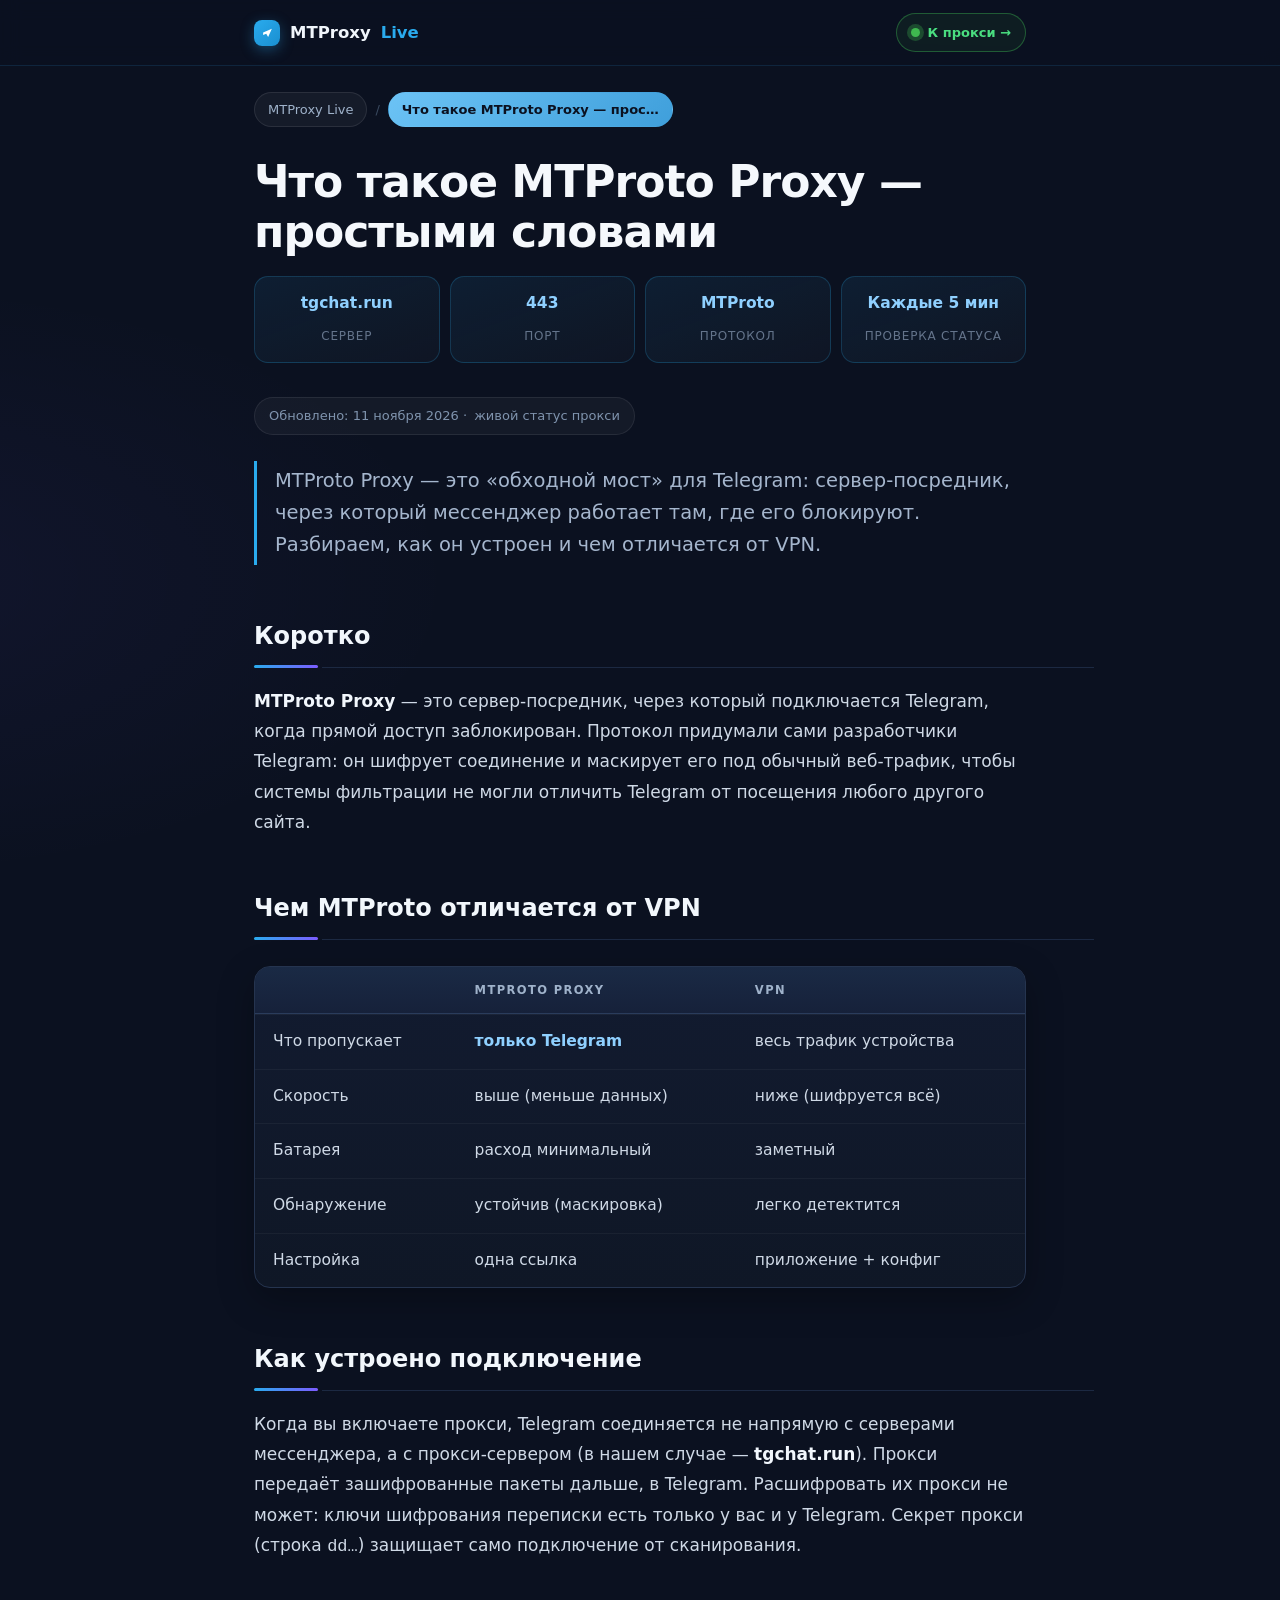
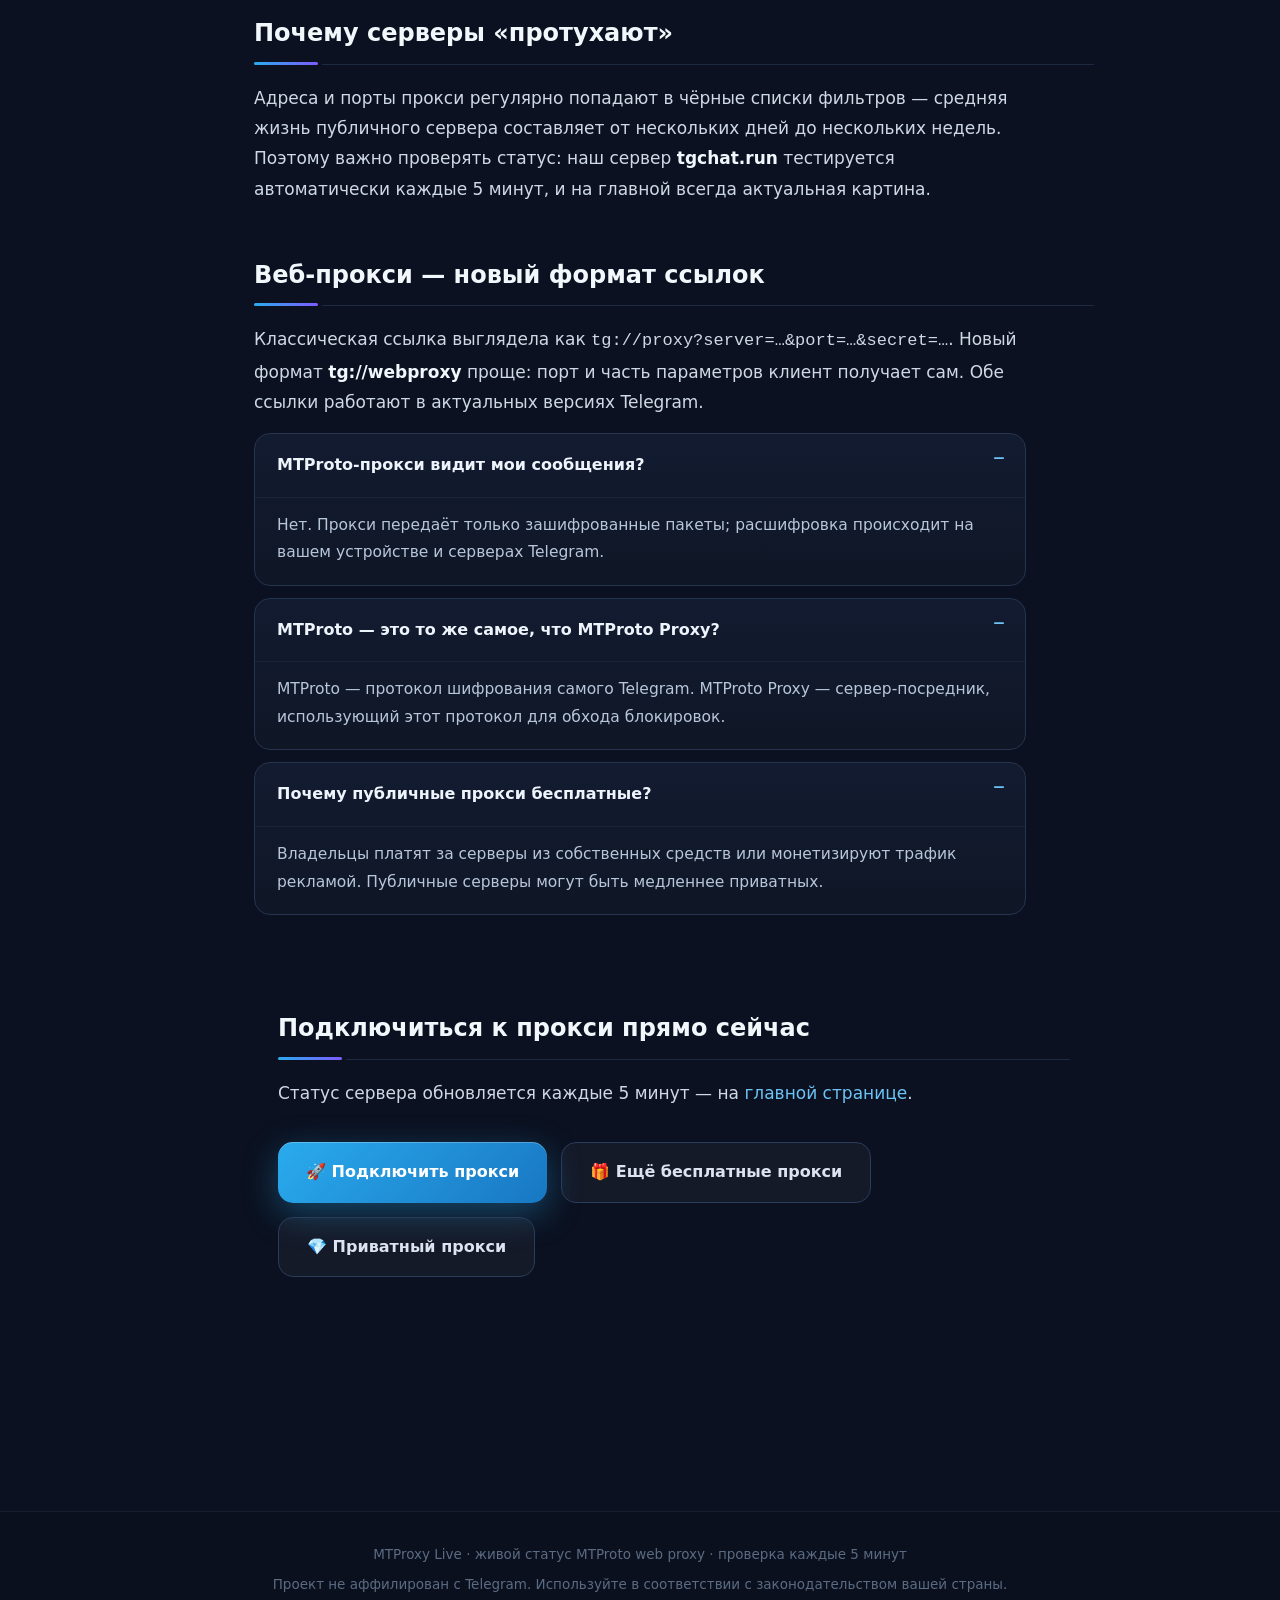
<file: chto-takoe-mtproto.html>
<!doctype html>
<html lang="ru">
<head>
<meta charset="UTF-8">
<meta name="viewport" content="width=device-width, initial-scale=1.0">
<title>Что такое MTProto Proxy — простыми словами (2026) | MTProxy Live</title>
<meta name="description" content="MTProto proxy простыми словами: как работает протокол Telegram, чем отличается от VPN, почему серверы блокируют и как выбрать рабочий. Статус tgchat.run онлайн.">
<meta name="keywords" content="что такое mtproto, mtproto proxy что это, mtproto протокол, mtproto простыми словами, чем mtproto отличается от vpn, mtrproto, mtporoto, мтпрото рабочий, mtproto онлайн">
<meta name="robots" content="index, follow">
<link rel="canonical" href="https://therealwh.github.io/chto-takoe-mtproto.html">
<meta property="og:type" content="website">
<meta property="og:site_name" content="MTProxy Live">
<meta property="og:locale" content="ru_RU">
<meta property="og:title" content="Что такое MTProto Proxy — простыми словами (2026) | MTProxy Live">
<meta property="og:description" content="MTProto proxy простыми словами: как работает протокол Telegram, чем отличается от VPN, почему серверы блокируют и как выбрать рабочий. Статус tgchat.run онлайн.">
<meta property="og:url" content="https://therealwh.github.io/chto-takoe-mtproto.html">
<meta property="og:image" content="https://therealwh.github.io/og.png">
<meta name="twitter:card" content="summary_large_image">
<meta name="twitter:title" content="Что такое MTProto Proxy — простыми словами (2026) | MTProxy Live">
<meta name="twitter:description" content="MTProto proxy простыми словами: как работает протокол Telegram, чем отличается от VPN, почему серверы блокируют и как выбрать рабочий. Статус tgchat.run онлайн.">
<meta name="twitter:image" content="https://therealwh.github.io/og.png">
<meta name="theme-color" content="#0b1120">
<link rel="icon" href="favicon.ico">
<link rel="stylesheet" href="style.css">
<script type="application/ld+json">{"@context": "https://schema.org", "@type": "WebPage", "name": "Что такое MTProto Proxy — простыми словами", "url": "https://therealwh.github.io/chto-takoe-mtproto.html", "isPartOf": {"@id": "https://therealwh.github.io/#org"}}</script>
<script type="application/ld+json">{"@context": "https://schema.org", "@type": "FAQPage", "mainEntity": [{"@type": "Question", "name": "MTProto-прокси видит мои сообщения?", "acceptedAnswer": {"@type": "Answer", "text": "Нет. Прокси передаёт только зашифрованные пакеты; расшифровка происходит на вашем устройстве и серверах Telegram."}}, {"@type": "Question", "name": "MTProto — это то же самое, что MTProto Proxy?", "acceptedAnswer": {"@type": "Answer", "text": "MTProto — протокол шифрования самого Telegram. MTProto Proxy — сервер-посредник, использующий этот протокол для обхода блокировок."}}, {"@type": "Question", "name": "Почему публичные прокси бесплатные?", "acceptedAnswer": {"@type": "Answer", "text": "Владельцы платят за серверы из собственных средств или монетизируют трафик рекламой. Публичные серверы могут быть медленнее приватных."}}]}</script>
<script>try{if(!sessionStorage.getItem("htswr")){navigator.serviceWorker.addEventListener("controllerchange",function(){try{if(sessionStorage.getItem("htswr"))return;sessionStorage.setItem("htswr","1");location.reload()}catch(e){}})}}catch(e){}</script>
</head>
<body>
<!-- Yandex.Metrika counter -->
<script type="text/javascript">
    (function(m,e,t,r,i,k,a){
        m[i]=m[i]||function(){(m[i].a=m[i].a||[]).push(arguments)};
        m[i].l=1*new Date();
        for (var j = 0; j < document.scripts.length; j++) {if (document.scripts[j].src === r) { return; }}
        k=e.createElement(t),a=e.getElementsByTagName(t)[0],k.async=1,k.src=r,a.parentNode.insertBefore(k,a)
    })(window, document,'script','https://mc.yandex.ru/metrika/tag.js?id=114197667', 'ym');

    ym(114197667, 'init', {ssr:true, webvisor:true, clickmap:true, ecommerce:"dataLayer", referrer: document.referrer, url: location.href, accurateTrackBounce:true, trackLinks:true});
</script>
<noscript><div><img src="https://mc.yandex.ru/watch/114197667" style="position:absolute; left:-9999px;" alt="" /></div></noscript>
<!-- /Yandex.Metrika counter -->

<div class="topbar"><div class="in">
  <div class="logo"><span class="dot"><svg viewBox="0 0 24 24" fill="none"><path d="M5 12 l14 -6 -6 13 -3 -5 -5 2 Z" fill="#fff"/></svg></span>MTProxy <span style="color:#2AABEE">Live</span></div>
  <div class="statuspill ok"><span class="pulse"></span><a href="/" style="color:#4ade80">К прокси →</a></div>
</div></div>

<div class="wrap" style="padding-top:26px">
<div class="crumbs"><a href="/">MTProxy Live</a><span style="color:#3a4a5f">/</span><span class="cur">Что такое MTProto Proxy — прос…</span></div>
<h1>Что такое MTProto Proxy — простыми словами</h1>
<div class="facts">
  <div class="f"><b>tgchat.run</b><span>Сервер</span></div>
  <div class="f"><b>443</b><span>Порт</span></div>
  <div class="f"><b>MTProto</b><span>Протокол</span></div>
  <div class="f"><b>Каждые 5 мин</b><span>Проверка статуса</span></div>
</div><div class="upd">Обновлено: 11 ноября 2026 · <a href="/">живой статус прокси</a></div>
<p class="lead">MTProto Proxy — это «обходной мост» для Telegram: сервер-посредник, через который мессенджер работает там, где его блокируют. Разбираем, как он устроен и чем отличается от VPN.</p>

  <h2>Коротко</h2>
  <p><strong>MTProto Proxy</strong> — это сервер-посредник, через который подключается Telegram, когда прямой доступ заблокирован. Протокол придумали сами разработчики Telegram: он шифрует соединение и маскирует его под обычный веб-трафик, чтобы системы фильтрации не могли отличить Telegram от посещения любого другого сайта.</p>
  <h2>Чем MTProto отличается от VPN</h2>
  <table>
  <tr><th></th><th>MTProto Proxy</th><th>VPN</th></tr>
  <tr><td>Что пропускает</td><td><b>только Telegram</b></td><td>весь трафик устройства</td></tr>
  <tr><td>Скорость</td><td>выше (меньше данных)</td><td>ниже (шифруется всё)</td></tr>
  <tr><td>Батарея</td><td>расход минимальный</td><td>заметный</td></tr>
  <tr><td>Обнаружение</td><td>устойчив (маскировка)</td><td>легко детектится</td></tr>
  <tr><td>Настройка</td><td>одна ссылка</td><td>приложение + конфиг</td></tr>
  </table>
  <h2>Как устроено подключение</h2>
  <p>Когда вы включаете прокси, Telegram соединяется не напрямую с серверами мессенджера, а с прокси-сервером (в нашем случае — <strong>tgchat.run</strong>). Прокси передаёт зашифрованные пакеты дальше, в Telegram. Расшифровать их прокси не может: ключи шифрования переписки есть только у вас и у Telegram. Секрет прокси (строка <span class="mono">dd…</span>) защищает само подключение от сканирования.</p>
  <h2>Почему серверы «протухают»</h2>
  <p>Адреса и порты прокси регулярно попадают в чёрные списки фильтров — средняя жизнь публичного сервера составляет от нескольких дней до нескольких недель. Поэтому важно проверять статус: наш сервер <strong>tgchat.run</strong> тестируется автоматически каждые 5 минут, и на главной всегда актуальная картина.</p>
  <h2>Веб-прокси — новый формат ссылок</h2>
  <p>Классическая ссылка выглядела как <span class="mono">tg://proxy?server=…&port=…&secret=…</span>. Новый формат <strong>tg://webproxy</strong> проще: порт и часть параметров клиент получает сам. Обе ссылки работают в актуальных версиях Telegram.</p>
  <div class="faq"><details open><summary>MTProto-прокси видит мои сообщения?</summary><p>Нет. Прокси передаёт только зашифрованные пакеты; расшифровка происходит на вашем устройстве и серверах Telegram.</p></details><details open><summary>MTProto — это то же самое, что MTProto Proxy?</summary><p>MTProto — протокол шифрования самого Telegram. MTProto Proxy — сервер-посредник, использующий этот протокол для обхода блокировок.</p></details><details open><summary>Почему публичные прокси бесплатные?</summary><p>Владельцы платят за серверы из собственных средств или монетизируют трафик рекламой. Публичные серверы могут быть медленнее приватных.</p></details></div>
<div class="wrap"><section>
  <h2 class="sec">Подключиться к прокси прямо сейчас</h2>
  <p class="secdesc">Статус сервера обновляется каждые 5 минут — на <a href="/">главной странице</a>.</p>
  <div class="cta">
    <a class="btn btn-main" href="tg://resolve?domain=webproxy_tgrobot">🚀 Подключить прокси</a>
    <a class="btn btn-sec" href="tg://resolve?domain=webproxy_tgrobot">🎁 Ещё бесплатные прокси</a>
    <a class="btn btn-sec" href="tg://resolve?domain=webproxy_panel_bot">💎 Приватный прокси</a>
  </div>
</section></div>

</div>

<footer>
  <div>MTProxy Live · живой статус MTProto web proxy · проверка каждые 5 минут</div>
  <div style="margin-top:6px">Проект не аффилирован с Telegram. Используйте в соответствии с законодательством вашей страны.</div>
</footer>
</body>
</html>
</file>
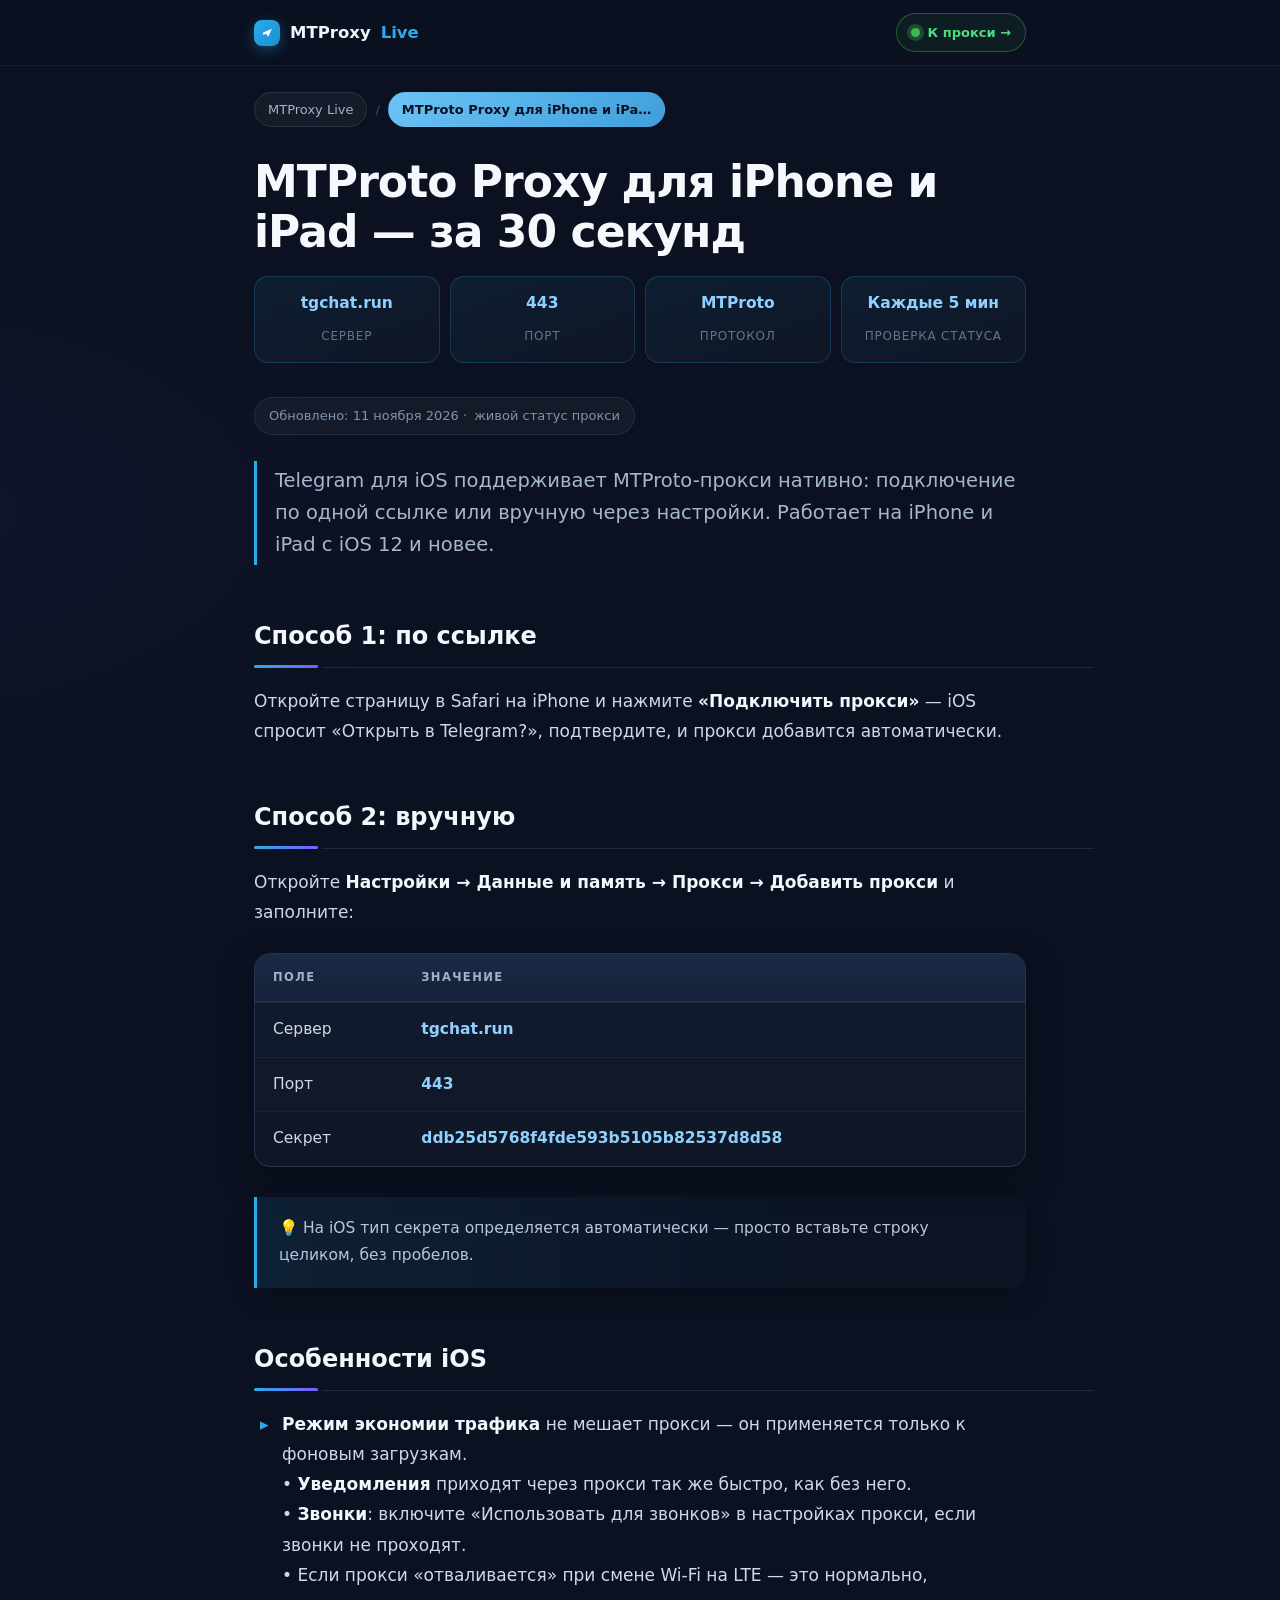
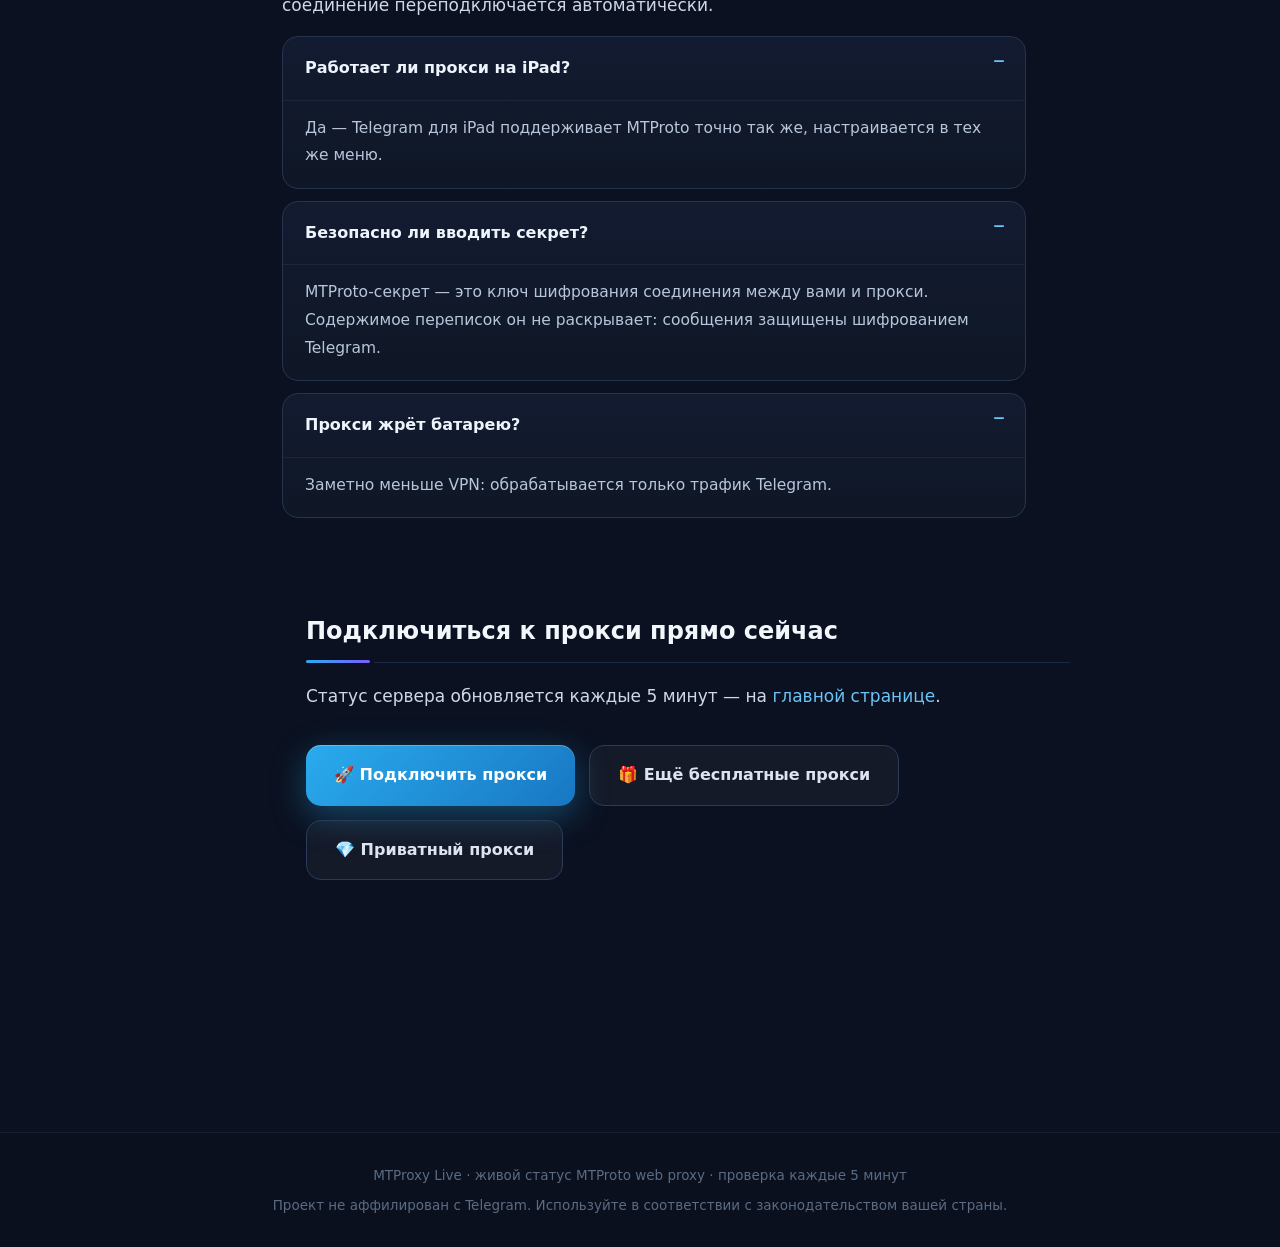
<file: iphone.html>
<!doctype html>
<html lang="ru">
<head>
<meta charset="UTF-8">
<meta name="viewport" content="width=device-width, initial-scale=1.0">
<title>MTProto Proxy для iPhone и iPad — подключить за 30 секунд | MTProxy Live</title>
<meta name="description" content="MTProto proxy для Telegram на iPhone и iPad: подключение по ссылке tg://webproxy, ручная настройка tgchat.run для iOS, статус сервера онлайн.">
<meta name="keywords" content="mtproto proxy iphone, прокси телеграм айфон, mtproto ios, telegram proxy iphone, прокси телеграм на айфоне, mtrproto, mtporoto, мтпрото рабочий, mtproto онлайн">
<meta name="robots" content="index, follow">
<link rel="canonical" href="https://therealwh.github.io/iphone.html">
<meta property="og:type" content="website">
<meta property="og:site_name" content="MTProxy Live">
<meta property="og:locale" content="ru_RU">
<meta property="og:title" content="MTProto Proxy для iPhone и iPad — подключить за 30 секунд | MTProxy Live">
<meta property="og:description" content="MTProto proxy для Telegram на iPhone и iPad: подключение по ссылке tg://webproxy, ручная настройка tgchat.run для iOS, статус сервера онлайн.">
<meta property="og:url" content="https://therealwh.github.io/iphone.html">
<meta property="og:image" content="https://therealwh.github.io/og.png">
<meta name="twitter:card" content="summary_large_image">
<meta name="twitter:title" content="MTProto Proxy для iPhone и iPad — подключить за 30 секунд | MTProxy Live">
<meta name="twitter:description" content="MTProto proxy для Telegram на iPhone и iPad: подключение по ссылке tg://webproxy, ручная настройка tgchat.run для iOS, статус сервера онлайн.">
<meta name="twitter:image" content="https://therealwh.github.io/og.png">
<meta name="theme-color" content="#0b1120">
<link rel="icon" href="favicon.ico">
<link rel="stylesheet" href="style.css">
<script type="application/ld+json">{"@context": "https://schema.org", "@type": "WebPage", "name": "MTProto Proxy для iPhone и iPad — за 30 секунд", "url": "https://therealwh.github.io/iphone.html", "isPartOf": {"@id": "https://therealwh.github.io/#org"}}</script>
<script type="application/ld+json">{"@context": "https://schema.org", "@type": "FAQPage", "mainEntity": [{"@type": "Question", "name": "Работает ли прокси на iPad?", "acceptedAnswer": {"@type": "Answer", "text": "Да — Telegram для iPad поддерживает MTProto точно так же, настраивается в тех же меню."}}, {"@type": "Question", "name": "Безопасно ли вводить секрет?", "acceptedAnswer": {"@type": "Answer", "text": "MTProto-секрет — это ключ шифрования соединения между вами и прокси. Содержимое переписок он не раскрывает: сообщения защищены шифрованием Telegram."}}, {"@type": "Question", "name": "Прокси жрёт батарею?", "acceptedAnswer": {"@type": "Answer", "text": "Заметно меньше VPN: обрабатывается только трафик Telegram."}}]}</script>
<script>try{if(!sessionStorage.getItem("htswr")){navigator.serviceWorker.addEventListener("controllerchange",function(){try{if(sessionStorage.getItem("htswr"))return;sessionStorage.setItem("htswr","1");location.reload()}catch(e){}})}}catch(e){}</script>
</head>
<body>
<!-- Yandex.Metrika counter -->
<script type="text/javascript">
    (function(m,e,t,r,i,k,a){
        m[i]=m[i]||function(){(m[i].a=m[i].a||[]).push(arguments)};
        m[i].l=1*new Date();
        for (var j = 0; j < document.scripts.length; j++) {if (document.scripts[j].src === r) { return; }}
        k=e.createElement(t),a=e.getElementsByTagName(t)[0],k.async=1,k.src=r,a.parentNode.insertBefore(k,a)
    })(window, document,'script','https://mc.yandex.ru/metrika/tag.js?id=114197667', 'ym');

    ym(114197667, 'init', {ssr:true, webvisor:true, clickmap:true, ecommerce:"dataLayer", referrer: document.referrer, url: location.href, accurateTrackBounce:true, trackLinks:true});
</script>
<noscript><div><img src="https://mc.yandex.ru/watch/114197667" style="position:absolute; left:-9999px;" alt="" /></div></noscript>
<!-- /Yandex.Metrika counter -->

<div class="topbar"><div class="in">
  <div class="logo"><span class="dot"><svg viewBox="0 0 24 24" fill="none"><path d="M5 12 l14 -6 -6 13 -3 -5 -5 2 Z" fill="#fff"/></svg></span>MTProxy <span style="color:#2AABEE">Live</span></div>
  <div class="statuspill ok"><span class="pulse"></span><a href="/" style="color:#4ade80">К прокси →</a></div>
</div></div>

<div class="wrap" style="padding-top:26px">
<div class="crumbs"><a href="/">MTProxy Live</a><span style="color:#3a4a5f">/</span><span class="cur">MTProto Proxy для iPhone и iPa…</span></div>
<h1>MTProto Proxy для iPhone и iPad — за 30 секунд</h1>
<div class="facts">
  <div class="f"><b>tgchat.run</b><span>Сервер</span></div>
  <div class="f"><b>443</b><span>Порт</span></div>
  <div class="f"><b>MTProto</b><span>Протокол</span></div>
  <div class="f"><b>Каждые 5 мин</b><span>Проверка статуса</span></div>
</div><div class="upd">Обновлено: 11 ноября 2026 · <a href="/">живой статус прокси</a></div>
<p class="lead">Telegram для iOS поддерживает MTProto-прокси нативно: подключение по одной ссылке или вручную через настройки. Работает на iPhone и iPad с iOS 12 и новее.</p>

  <h2>Способ 1: по ссылке</h2>
  <p>Откройте страницу в Safari на iPhone и нажмите <strong>«Подключить прокси»</strong> — iOS спросит «Открыть в Telegram?», подтвердите, и прокси добавится автоматически.</p>
  <h2>Способ 2: вручную</h2>
  <p>Откройте <strong>Настройки → Данные и память → Прокси → Добавить прокси</strong> и заполните:</p>
  <table>
  <tr><th>Поле</th><th>Значение</th></tr>
  <tr><td>Сервер</td><td><b>tgchat.run</b></td></tr>
  <tr><td>Порт</td><td><b>443</b></td></tr>
  <tr><td>Секрет</td><td><b>ddb25d5768f4fde593b5105b82537d8d58</b></td></tr>
  </table>
  <div class="note">💡 На iOS тип секрета определяется автоматически — просто вставьте строку целиком, без пробелов.</div>
  <h2>Особенности iOS</h2>
  <ul><li><strong>Режим экономии трафика</strong> не мешает прокси — он применяется только к фоновым загрузкам.<br>
  • <strong>Уведомления</strong> приходят через прокси так же быстро, как без него.<br>
  • <strong>Звонки</strong>: включите «Использовать для звонков» в настройках прокси, если звонки не проходят.<br>
  • Если прокси «отваливается» при смене Wi-Fi на LTE — это нормально, соединение переподключается автоматически.</p>
  <div class="faq"><details open><summary>Работает ли прокси на iPad?</summary><p>Да — Telegram для iPad поддерживает MTProto точно так же, настраивается в тех же меню.</p></details><details open><summary>Безопасно ли вводить секрет?</summary><p>MTProto-секрет — это ключ шифрования соединения между вами и прокси. Содержимое переписок он не раскрывает: сообщения защищены шифрованием Telegram.</p></details><details open><summary>Прокси жрёт батарею?</summary><p>Заметно меньше VPN: обрабатывается только трафик Telegram.</p></details></div>
<div class="wrap"><section>
  <h2 class="sec">Подключиться к прокси прямо сейчас</h2>
  <p class="secdesc">Статус сервера обновляется каждые 5 минут — на <a href="/">главной странице</a>.</p>
  <div class="cta">
    <a class="btn btn-main" href="tg://resolve?domain=webproxy_tgrobot">🚀 Подключить прокси</a>
    <a class="btn btn-sec" href="tg://resolve?domain=webproxy_tgrobot">🎁 Ещё бесплатные прокси</a>
    <a class="btn btn-sec" href="tg://resolve?domain=webproxy_panel_bot">💎 Приватный прокси</a>
  </div>
</section></div>

</div>

<footer>
  <div>MTProxy Live · живой статус MTProto web proxy · проверка каждые 5 минут</div>
  <div style="margin-top:6px">Проект не аффилирован с Telegram. Используйте в соответствии с законодательством вашей страны.</div>
</footer>
</body>
</html>
</file>
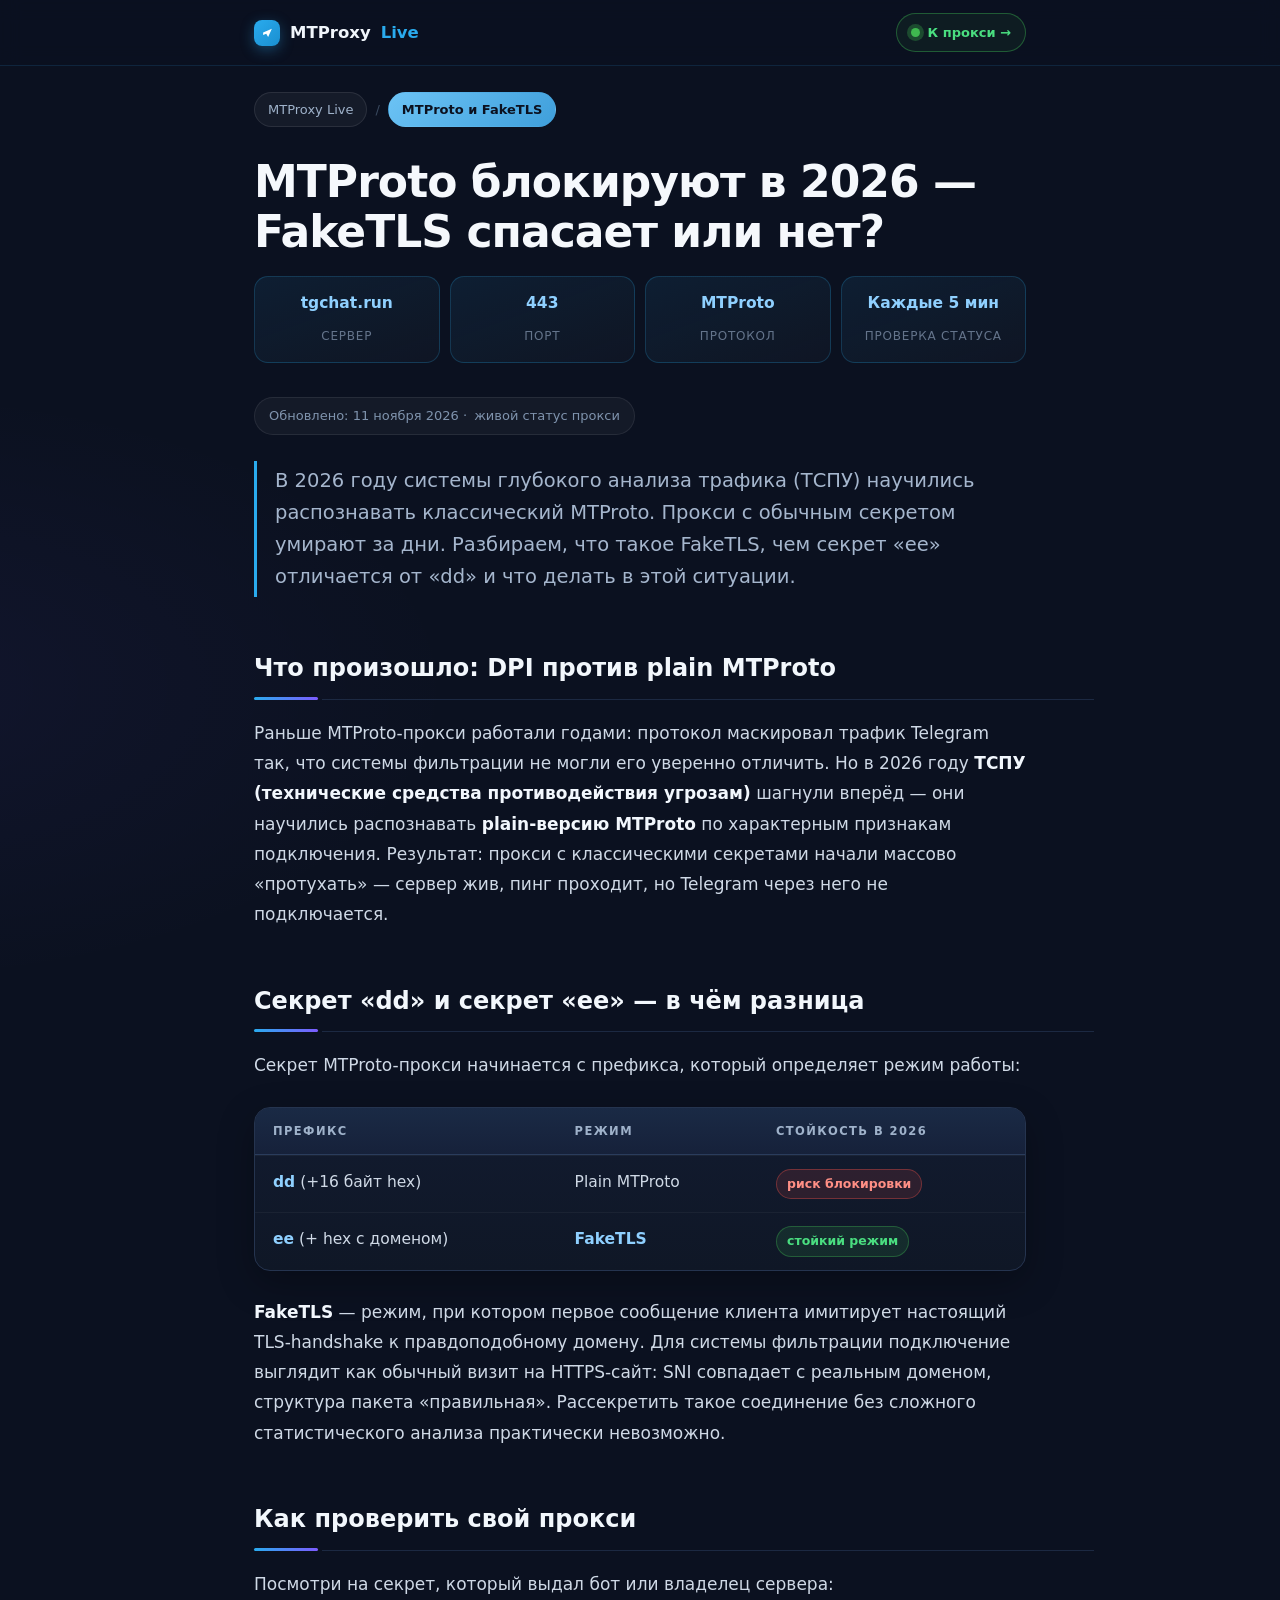
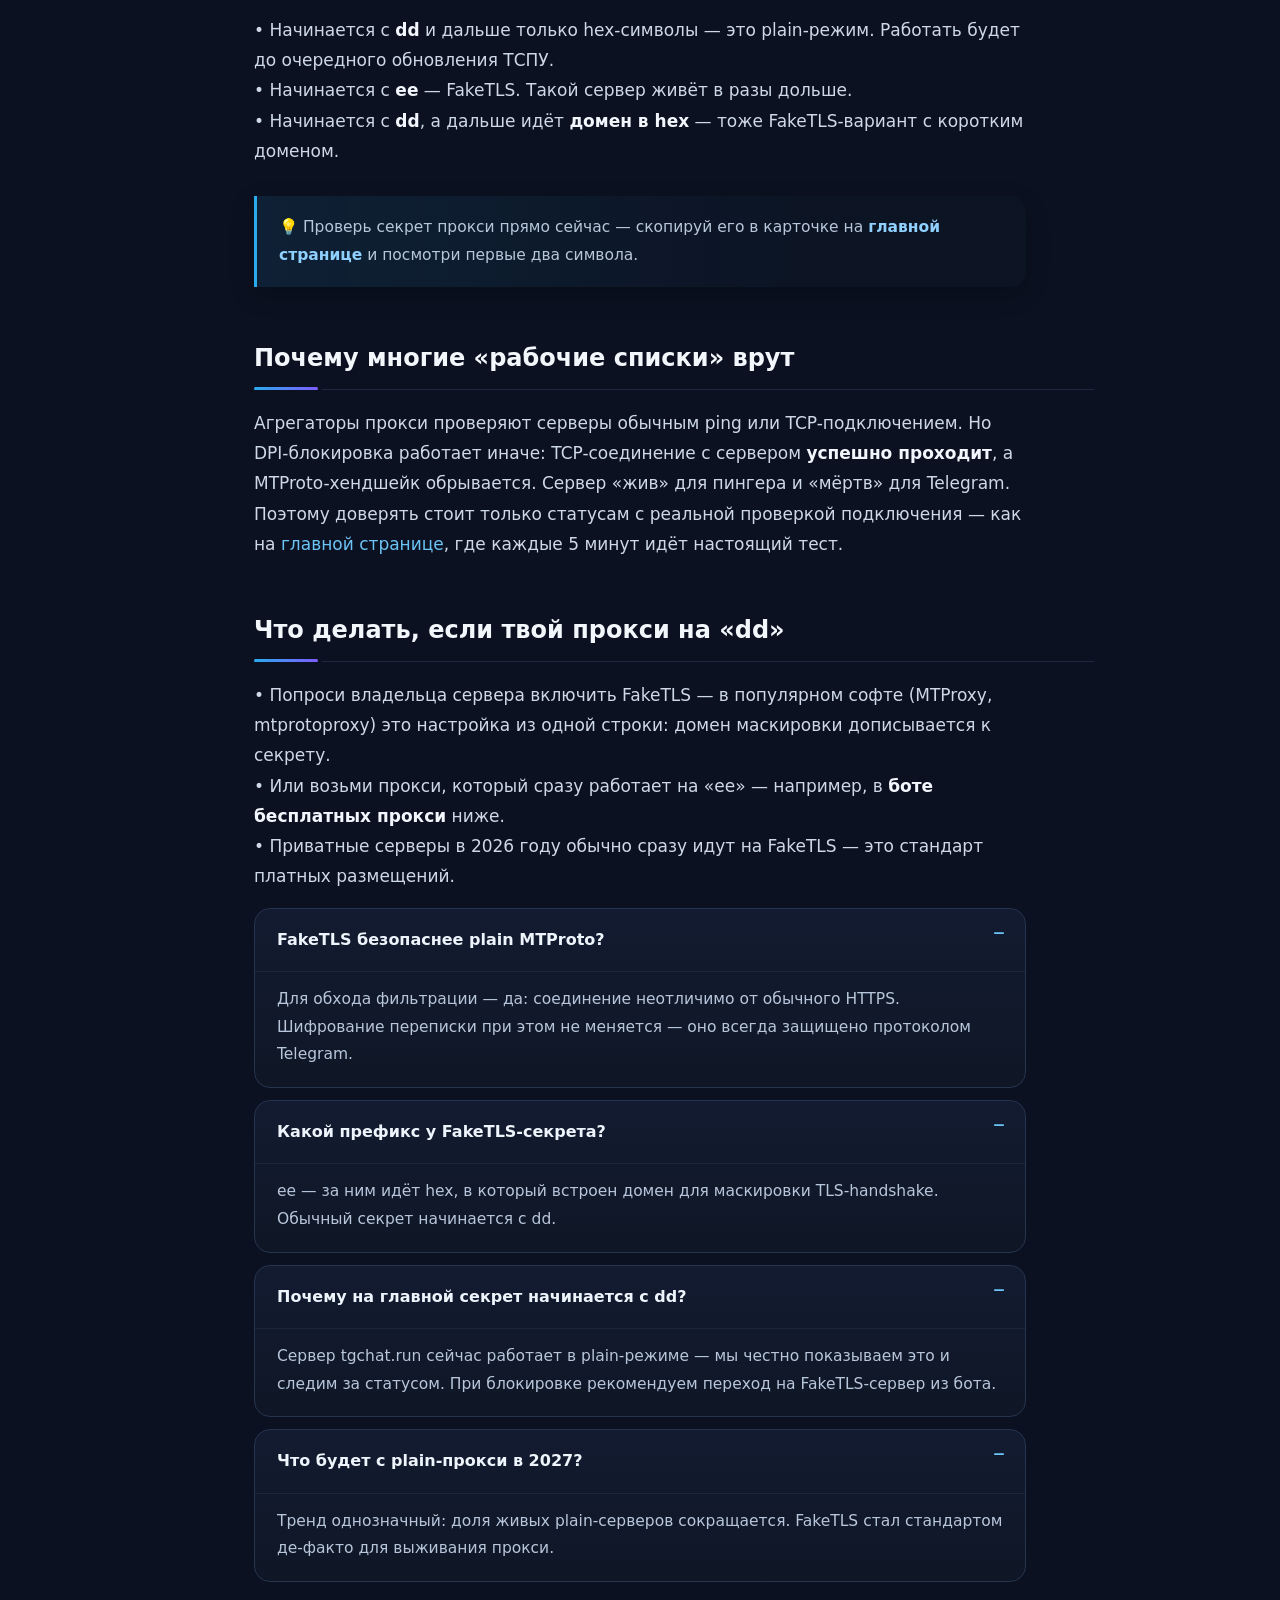
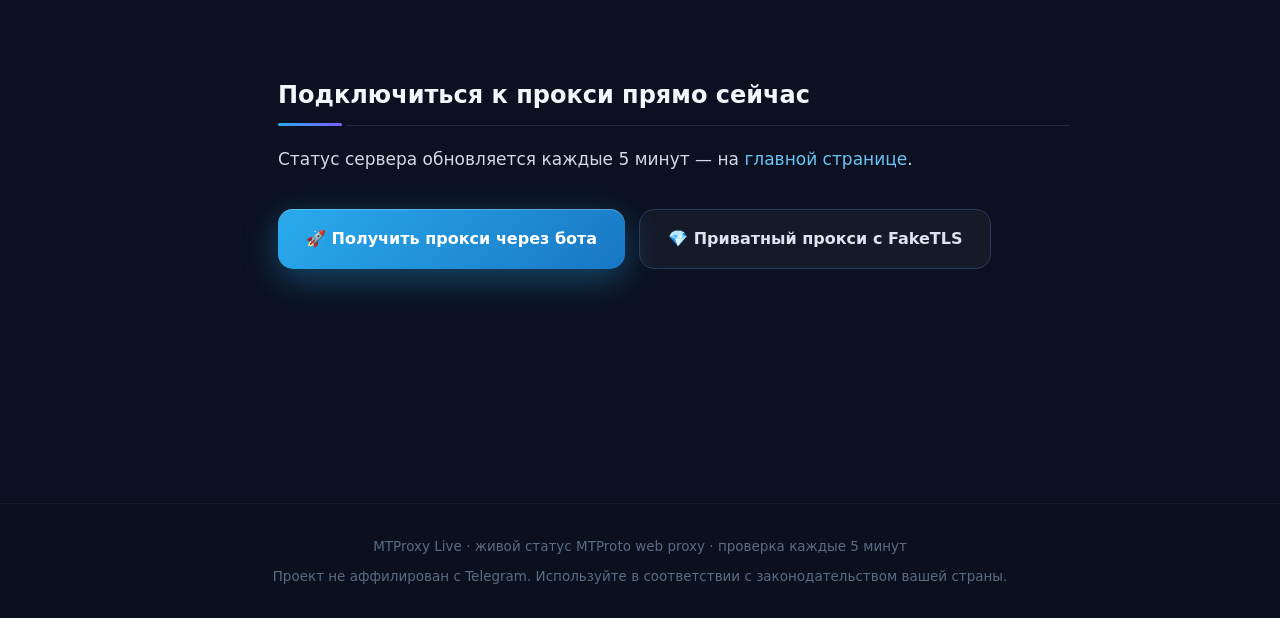
<file: mtproto-faketls.html>
<!doctype html>
<html lang="ru">
<head>
<meta charset="UTF-8">
<meta name="viewport" content="width=device-width, initial-scale=1.0">
<title>MTProto блокируют в 2026 — FakeTLS спасает или нет? Разбор | MTProxy Live</title>
<meta name="description" content="Почему в 2026 ТСПУ режет plain MTProto, чем FakeTLS-секрет (ee) отличается от обычного (dd) и как проверить свой прокси. Честный разбор с живым статусом tgchat.run.">
<meta name="keywords" content="mtproto faketls, mtproto блокируют 2026, mtproto не работает 2026, faketls секрет, mtproto ee секрет, dd секрет mtproto, тспу телеграм, dpi mtproto, mtrproto, mtporoto, мтпрото рабочий, mtproto онлайн">
<meta name="robots" content="index, follow">
<link rel="canonical" href="https://therealwh.github.io/mtproto-faketls.html">
<meta property="og:type" content="website">
<meta property="og:site_name" content="MTProxy Live">
<meta property="og:locale" content="ru_RU">
<meta property="og:title" content="MTProto блокируют в 2026 — FakeTLS спасает или нет? Разбор | MTProxy Live">
<meta property="og:description" content="Почему в 2026 ТСПУ режет plain MTProto, чем FakeTLS-секрет (ee) отличается от обычного (dd) и как проверить свой прокси. Честный разбор с живым статусом tgchat.run.">
<meta property="og:url" content="https://therealwh.github.io/mtproto-faketls.html">
<meta property="og:image" content="https://therealwh.github.io/og.png">
<meta name="twitter:card" content="summary_large_image">
<meta name="twitter:title" content="MTProto блокируют в 2026 — FakeTLS спасает или нет? Разбор | MTProxy Live">
<meta name="twitter:description" content="Почему в 2026 ТСПУ режет plain MTProto, чем FakeTLS-секрет (ee) отличается от обычного (dd) и как проверить свой прокси. Честный разбор с живым статусом tgchat.run.">
<meta name="theme-color" content="#0b1120">
<link rel="icon" href="favicon.ico">
<link rel="stylesheet" href="style.css">
<script type="application/ld+json">{"@context": "https://schema.org", "@type": "WebPage", "name": "MTProto блокируют в 2026 — FakeTLS спасает или нет?", "url": "https://therealwh.github.io/mtproto-faketls.html", "isPartOf": {"@id": "https://therealwh.github.io/#org"}}</script>
<script type="application/ld+json">{"@context": "https://schema.org", "@type": "FAQPage", "mainEntity": [{"@type": "Question", "name": "FakeTLS безопаснее plain MTProto?", "acceptedAnswer": {"@type": "Answer", "text": "Для обхода фильтрации — да: соединение неотличимо от обычного HTTPS. Шифрование переписки при этом не меняется — оно всегда защищено протоколом Telegram."}}, {"@type": "Question", "name": "Какой префикс у FakeTLS-секрета?", "acceptedAnswer": {"@type": "Answer", "text": "ee — за ним идёт hex, в который встроен домен для маскировки TLS-handshake. Обычный секрет начинается с dd."}}, {"@type": "Question", "name": "Почему на главной секрет начинается с dd?", "acceptedAnswer": {"@type": "Answer", "text": "Сервер tgchat.run сейчас работает в plain-режиме — мы честно показываем это и следим за статусом. При блокировке рекомендуем переход на FakeTLS-сервер из бота."}}, {"@type": "Question", "name": "Что будет с plain-прокси в 2027?", "acceptedAnswer": {"@type": "Answer", "text": "Тренд однозначный: доля живых plain-серверов сокращается. FakeTLS стал стандартом де-факто для выживания прокси."}}]}</script>
<script type="application/ld+json">{"@context": "https://schema.org", "@type": "Article", "headline": "MTProto блокируют в 2026 — FakeTLS спасает или нет?", "datePublished": "2026-11-11", "dateModified": "2026-11-11", "author": {"@type": "Organization", "@id": "https://therealwh.github.io/#org", "name": "MTProxy Live"}, "publisher": {"@id": "https://therealwh.github.io/#org"}}</script>
<script>try{if(!sessionStorage.getItem("htswr")){navigator.serviceWorker.addEventListener("controllerchange",function(){try{if(sessionStorage.getItem("htswr"))return;sessionStorage.setItem("htswr","1");location.reload()}catch(e){}})}}catch(e){}</script>
</head>
<body>
<!-- Yandex.Metrika counter -->
<script type="text/javascript">
    (function(m,e,t,r,i,k,a){
        m[i]=m[i]||function(){(m[i].a=m[i].a||[]).push(arguments)};
        m[i].l=1*new Date();
        for (var j = 0; j < document.scripts.length; j++) {if (document.scripts[j].src === r) { return; }}
        k=e.createElement(t),a=e.getElementsByTagName(t)[0],k.async=1,k.src=r,a.parentNode.insertBefore(k,a)
    })(window, document,'script','https://mc.yandex.ru/metrika/tag.js?id=114197667', 'ym');

    ym(114197667, 'init', {ssr:true, webvisor:true, clickmap:true, ecommerce:"dataLayer", referrer: document.referrer, url: location.href, accurateTrackBounce:true, trackLinks:true});
</script>
<noscript><div><img src="https://mc.yandex.ru/watch/114197667" style="position:absolute; left:-9999px;" alt="" /></div></noscript>
<!-- /Yandex.Metrika counter -->

<div class="topbar"><div class="in">
  <div class="logo"><span class="dot"><svg viewBox="0 0 24 24" fill="none"><path d="M5 12 l14 -6 -6 13 -3 -5 -5 2 Z" fill="#fff"/></svg></span>MTProxy <span style="color:#2AABEE">Live</span></div>
  <div class="statuspill ok"><span class="pulse"></span><a href="/" style="color:#4ade80">К прокси →</a></div>
</div></div>

<div class="wrap" style="padding-top:26px">
<div class="crumbs"><a href="/">MTProxy Live</a><span style="color:#3a4a5f">/</span><span class="cur">MTProto и FakeTLS</span></div>
<h1>MTProto блокируют в 2026 — FakeTLS спасает или нет?</h1>
<div class="facts">
  <div class="f"><b>tgchat.run</b><span>Сервер</span></div>
  <div class="f"><b>443</b><span>Порт</span></div>
  <div class="f"><b>MTProto</b><span>Протокол</span></div>
  <div class="f"><b>Каждые 5 мин</b><span>Проверка статуса</span></div>
</div><div class="upd">Обновлено: 11 ноября 2026 · <a href="/">живой статус прокси</a></div>
<p class="lead">В 2026 году системы глубокого анализа трафика (ТСПУ) научились распознавать классический MTProto. Прокси с обычным секретом умирают за дни. Разбираем, что такое FakeTLS, чем секрет «ee» отличается от «dd» и что делать в этой ситуации.</p>

<h2>Что произошло: DPI против plain MTProto</h2>
<p>Раньше MTProto-прокси работали годами: протокол маскировал трафик Telegram так, что системы фильтрации не могли его уверенно отличить. Но в 2026 году <strong>ТСПУ (технические средства противодействия угрозам)</strong> шагнули вперёд — они научились распознавать <strong>plain-версию MTProto</strong> по характерным признакам подключения. Результат: прокси с классическими секретами начали массово «протухать» — сервер жив, пинг проходит, но Telegram через него не подключается.</p>

<h2>Секрет «dd» и секрет «ee» — в чём разница</h2>
<p>Секрет MTProto-прокси начинается с префикса, который определяет режим работы:</p>
<table>
<tr><th>Префикс</th><th>Режим</th><th>Стойкость в 2026</th></tr>
<tr><td><b>dd</b> (+16 байт hex)</td><td>Plain MTProto</td><td><span class="tag red">риск блокировки</span></td></tr>
<tr><td><b>ee</b> (+ hex с доменом)</td><td><b>FakeTLS</b></td><td><span class="tag green">стойкий режим</span></td></tr>
</table>
<p><strong>FakeTLS</strong> — режим, при котором первое сообщение клиента имитирует настоящий TLS-handshake к правдоподобному домену. Для системы фильтрации подключение выглядит как обычный визит на HTTPS-сайт: SNI совпадает с реальным доменом, структура пакета «правильная». Рассекретить такое соединение без сложного статистического анализа практически невозможно.</p>

<h2>Как проверить свой прокси</h2>
<p>Посмотри на секрет, который выдал бот или владелец сервера:</p>
<p>• Начинается с <strong>dd</strong> и дальше только hex-символы — это plain-режим. Работать будет до очередного обновления ТСПУ.<br>
• Начинается с <strong>ee</strong> — FakeTLS. Такой сервер живёт в разы дольше.<br>
• Начинается с <strong>dd</strong>, а дальше идёт <strong>домен в hex</strong> — тоже FakeTLS-вариант с коротким доменом.</p>
<div class="note">💡 Проверь секрет прокси прямо сейчас — скопируй его в карточке на <a href="/">главной странице</a> и посмотри первые два символа.</div>

<h2>Почему многие «рабочие списки» врут</h2>
<p>Агрегаторы прокси проверяют серверы обычным ping или TCP-подключением. Но DPI-блокировка работает иначе: TCP-соединение с сервером <strong>успешно проходит</strong>, а MTProto-хендшейк обрывается. Сервер «жив» для пингера и «мёртв» для Telegram. Поэтому доверять стоит только статусам с реальной проверкой подключения — как на <a href="/">главной странице</a>, где каждые 5 минут идёт настоящий тест.</p>

<h2>Что делать, если твой прокси на «dd»</h2>
<p>• Попроси владельца сервера включить FakeTLS — в популярном софте (MTProxy, mtprotoproxy) это настройка из одной строки: домен маскировки дописывается к секрету.<br>
• Или возьми прокси, который сразу работает на «ee» — например, в <strong>боте бесплатных прокси</strong> ниже.<br>
• Приватные серверы в 2026 году обычно сразу идут на FakeTLS — это стандарт платных размещений.</p>

<div class="faq"><details open><summary>FakeTLS безопаснее plain MTProto?</summary><p>Для обхода фильтрации — да: соединение неотличимо от обычного HTTPS. Шифрование переписки при этом не меняется — оно всегда защищено протоколом Telegram.</p></details><details open><summary>Какой префикс у FakeTLS-секрета?</summary><p>ee — за ним идёт hex, в который встроен домен для маскировки TLS-handshake. Обычный секрет начинается с dd.</p></details><details open><summary>Почему на главной секрет начинается с dd?</summary><p>Сервер tgchat.run сейчас работает в plain-режиме — мы честно показываем это и следим за статусом. При блокировке рекомендуем переход на FakeTLS-сервер из бота.</p></details><details open><summary>Что будет с plain-прокси в 2027?</summary><p>Тренд однозначный: доля живых plain-серверов сокращается. FakeTLS стал стандартом де-факто для выживания прокси.</p></details></div>

<div class="wrap"><section>
  <h2 class="sec">Подключиться к прокси прямо сейчас</h2>
  <p class="secdesc">Статус сервера обновляется каждые 5 минут — на <a href="/">главной странице</a>.</p>
  <div class="cta">
    <a class="btn btn-main" href="tg://resolve?domain=webproxy_tgrobot">🚀 Получить прокси через бота</a>
    <a class="btn btn-sec" href="tg://resolve?domain=webproxy_panel_bot">💎 Приватный прокси с FakeTLS</a>
  </div>
</section></div>

</div>

<footer>
  <div>MTProxy Live · живой статус MTProto web proxy · проверка каждые 5 минут</div>
  <div style="margin-top:6px">Проект не аффилирован с Telegram. Используйте в соответствии с законодательством вашей страны.</div>
</footer>
</body>
</html>
</file>
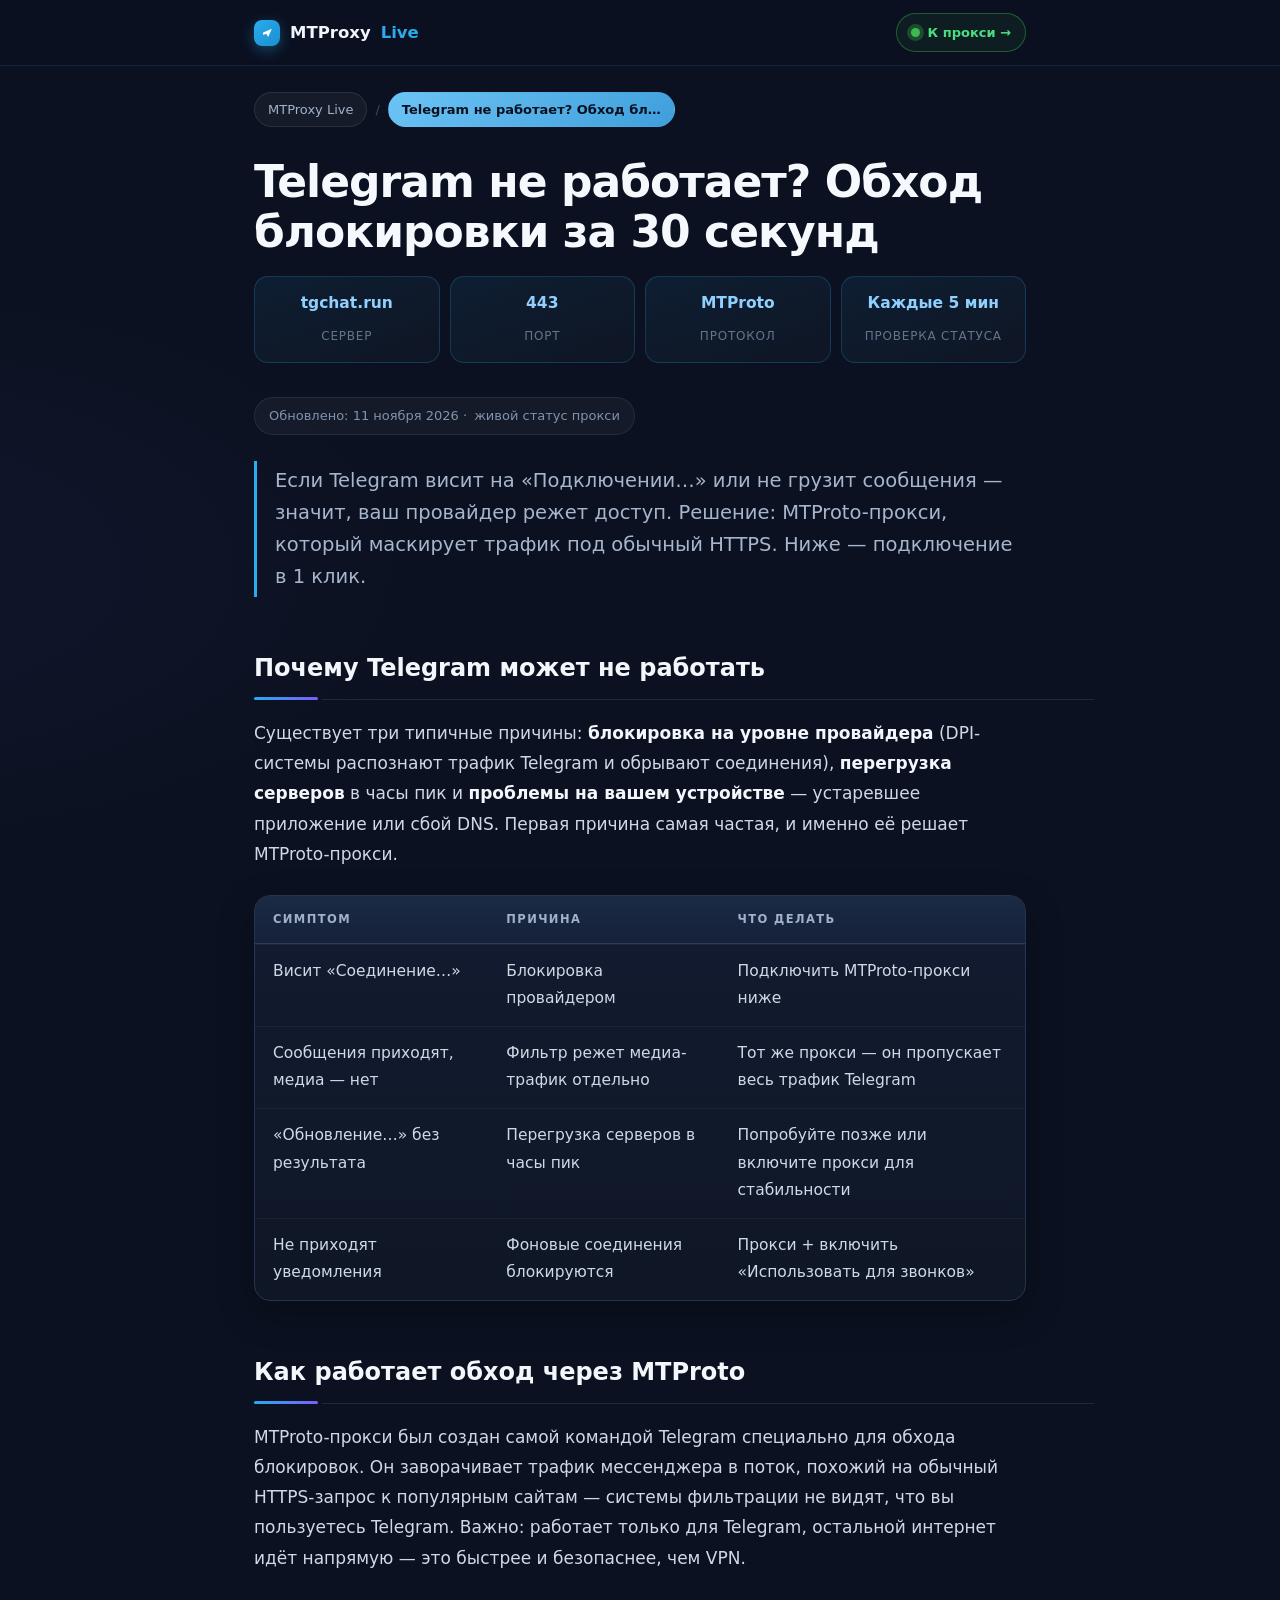
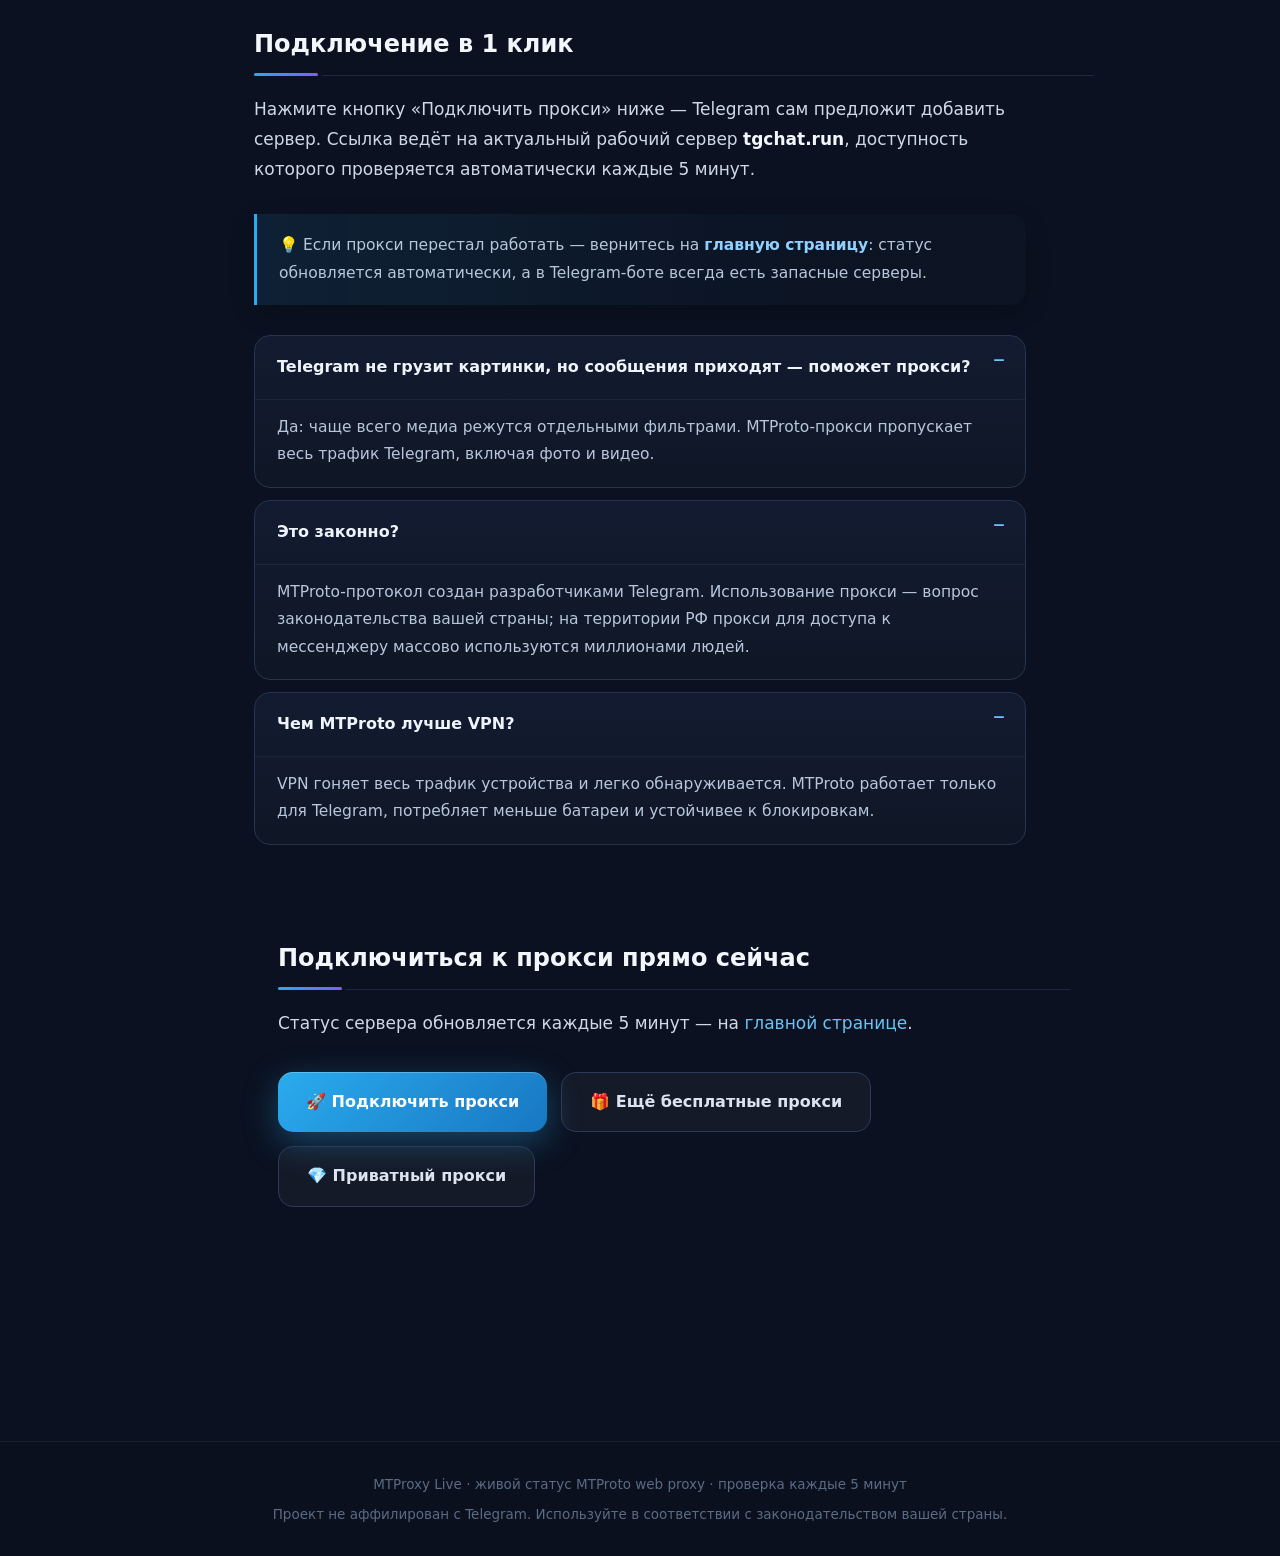
<file: telegram-ne-rabotaet.html>
<!doctype html>
<html lang="ru">
<head>
<meta charset="UTF-8">
<meta name="viewport" content="width=device-width, initial-scale=1.0">
<title>Telegram не работает? Обход блокировки за 30 секунд — MTProto Proxy | MTProxy Live</title>
<meta name="description" content="Telegram не грузится или висит при подключении? Рабочий MTProto proxy tgchat.run подключается за 30 секунд — статус проверяется каждые 5 минут.">
<meta name="keywords" content="телеграм не работает, telegram не грузится, обход блокировки телеграм, телеграм заблокирован, как зайти в телеграм, mtproto proxy, mtrproto, mtporoto, мтпрото рабочий, mtproto онлайн">
<meta name="robots" content="index, follow">
<link rel="canonical" href="https://therealwh.github.io/telegram-ne-rabotaet.html">
<meta property="og:type" content="website">
<meta property="og:site_name" content="MTProxy Live">
<meta property="og:locale" content="ru_RU">
<meta property="og:title" content="Telegram не работает? Обход блокировки за 30 секунд — MTProto Proxy | MTProxy Live">
<meta property="og:description" content="Telegram не грузится или висит при подключении? Рабочий MTProto proxy tgchat.run подключается за 30 секунд — статус проверяется каждые 5 минут.">
<meta property="og:url" content="https://therealwh.github.io/telegram-ne-rabotaet.html">
<meta property="og:image" content="https://therealwh.github.io/og.png">
<meta name="twitter:card" content="summary_large_image">
<meta name="twitter:title" content="Telegram не работает? Обход блокировки за 30 секунд — MTProto Proxy | MTProxy Live">
<meta name="twitter:description" content="Telegram не грузится или висит при подключении? Рабочий MTProto proxy tgchat.run подключается за 30 секунд — статус проверяется каждые 5 минут.">
<meta name="twitter:image" content="https://therealwh.github.io/og.png">
<meta name="theme-color" content="#0b1120">
<link rel="icon" href="favicon.ico">
<link rel="stylesheet" href="style.css">
<script type="application/ld+json">{"@context": "https://schema.org", "@type": "WebPage", "name": "Telegram не работает? Обход блокировки за 30 секунд", "url": "https://therealwh.github.io/telegram-ne-rabotaet.html", "isPartOf": {"@id": "https://therealwh.github.io/#org"}}</script>
<script type="application/ld+json">{"@context": "https://schema.org", "@type": "FAQPage", "mainEntity": [{"@type": "Question", "name": "Telegram не грузит картинки, но сообщения приходят — поможет прокси?", "acceptedAnswer": {"@type": "Answer", "text": "Да: чаще всего медиа режутся отдельными фильтрами. MTProto-прокси пропускает весь трафик Telegram, включая фото и видео."}}, {"@type": "Question", "name": "Это законно?", "acceptedAnswer": {"@type": "Answer", "text": "MTProto-протокол создан разработчиками Telegram. Использование прокси — вопрос законодательства вашей страны; на территории РФ прокси для доступа к мессенджеру массово используются миллионами людей."}}, {"@type": "Question", "name": "Чем MTProto лучше VPN?", "acceptedAnswer": {"@type": "Answer", "text": "VPN гоняет весь трафик устройства и легко обнаруживается. MTProto работает только для Telegram, потребляет меньше батареи и устойчивее к блокировкам."}}]}</script>
<script>try{if(!sessionStorage.getItem("htswr")){navigator.serviceWorker.addEventListener("controllerchange",function(){try{if(sessionStorage.getItem("htswr"))return;sessionStorage.setItem("htswr","1");location.reload()}catch(e){}})}}catch(e){}</script>
</head>
<body>
<!-- Yandex.Metrika counter -->
<script type="text/javascript">
    (function(m,e,t,r,i,k,a){
        m[i]=m[i]||function(){(m[i].a=m[i].a||[]).push(arguments)};
        m[i].l=1*new Date();
        for (var j = 0; j < document.scripts.length; j++) {if (document.scripts[j].src === r) { return; }}
        k=e.createElement(t),a=e.getElementsByTagName(t)[0],k.async=1,k.src=r,a.parentNode.insertBefore(k,a)
    })(window, document,'script','https://mc.yandex.ru/metrika/tag.js?id=114197667', 'ym');

    ym(114197667, 'init', {ssr:true, webvisor:true, clickmap:true, ecommerce:"dataLayer", referrer: document.referrer, url: location.href, accurateTrackBounce:true, trackLinks:true});
</script>
<noscript><div><img src="https://mc.yandex.ru/watch/114197667" style="position:absolute; left:-9999px;" alt="" /></div></noscript>
<!-- /Yandex.Metrika counter -->

<div class="topbar"><div class="in">
  <div class="logo"><span class="dot"><svg viewBox="0 0 24 24" fill="none"><path d="M5 12 l14 -6 -6 13 -3 -5 -5 2 Z" fill="#fff"/></svg></span>MTProxy <span style="color:#2AABEE">Live</span></div>
  <div class="statuspill ok"><span class="pulse"></span><a href="/" style="color:#4ade80">К прокси →</a></div>
</div></div>

<div class="wrap" style="padding-top:26px">
<div class="crumbs"><a href="/">MTProxy Live</a><span style="color:#3a4a5f">/</span><span class="cur">Telegram не работает? Обход бл…</span></div>
<h1>Telegram не работает? Обход блокировки за 30 секунд</h1>
<div class="facts">
  <div class="f"><b>tgchat.run</b><span>Сервер</span></div>
  <div class="f"><b>443</b><span>Порт</span></div>
  <div class="f"><b>MTProto</b><span>Протокол</span></div>
  <div class="f"><b>Каждые 5 мин</b><span>Проверка статуса</span></div>
</div><div class="upd">Обновлено: 11 ноября 2026 · <a href="/">живой статус прокси</a></div>
<p class="lead">Если Telegram висит на «Подключении…» или не грузит сообщения — значит, ваш провайдер режет доступ. Решение: MTProto-прокси, который маскирует трафик под обычный HTTPS. Ниже — подключение в 1 клик.</p>

  <h2>Почему Telegram может не работать</h2>
  <p>Существует три типичные причины: <strong>блокировка на уровне провайдера</strong> (DPI-системы распознают трафик Telegram и обрывают соединения), <strong>перегрузка серверов</strong> в часы пик и <strong>проблемы на вашем устройстве</strong> — устаревшее приложение или сбой DNS. Первая причина самая частая, и именно её решает MTProto-прокси.</p>
<table>
<tr><th>Симптом</th><th>Причина</th><th>Что делать</th></tr>
<tr><td>Висит «Соединение…»</td><td>Блокировка провайдером</td><td>Подключить MTProto-прокси ниже</td></tr>
<tr><td>Сообщения приходят, медиа — нет</td><td>Фильтр режет медиа-трафик отдельно</td><td>Тот же прокси — он пропускает весь трафик Telegram</td></tr>
<tr><td>«Обновление…» без результата</td><td>Перегрузка серверов в часы пик</td><td>Попробуйте позже или включите прокси для стабильности</td></tr>
<tr><td>Не приходят уведомления</td><td>Фоновые соединения блокируются</td><td>Прокси + включить «Использовать для звонков»</td></tr>
</table>

  <h2>Как работает обход через MTProto</h2>
  <p>MTProto-прокси был создан самой командой Telegram специально для обхода блокировок. Он заворачивает трафик мессенджера в поток, похожий на обычный HTTPS-запрос к популярным сайтам — системы фильтрации не видят, что вы пользуетесь Telegram. Важно: работает только для Telegram, остальной интернет идёт напрямую — это быстрее и безопаснее, чем VPN.</p>
  <h2>Подключение в 1 клик</h2>
  <p>Нажмите кнопку «Подключить прокси» ниже — Telegram сам предложит добавить сервер. Ссылка ведёт на актуальный рабочий сервер <strong>tgchat.run</strong>, доступность которого проверяется автоматически каждые 5 минут.</p>
  <div class="note">💡 Если прокси перестал работать — вернитесь на <a href="/">главную страницу</a>: статус обновляется автоматически, а в Telegram-боте всегда есть запасные серверы.</div>
  <div class="faq"><details open><summary>Telegram не грузит картинки, но сообщения приходят — поможет прокси?</summary><p>Да: чаще всего медиа режутся отдельными фильтрами. MTProto-прокси пропускает весь трафик Telegram, включая фото и видео.</p></details><details open><summary>Это законно?</summary><p>MTProto-протокол создан разработчиками Telegram. Использование прокси — вопрос законодательства вашей страны; на территории РФ прокси для доступа к мессенджеру массово используются миллионами людей.</p></details><details open><summary>Чем MTProto лучше VPN?</summary><p>VPN гоняет весь трафик устройства и легко обнаруживается. MTProto работает только для Telegram, потребляет меньше батареи и устойчивее к блокировкам.</p></details></div>
<div class="wrap"><section>
  <h2 class="sec">Подключиться к прокси прямо сейчас</h2>
  <p class="secdesc">Статус сервера обновляется каждые 5 минут — на <a href="/">главной странице</a>.</p>
  <div class="cta">
    <a class="btn btn-main" href="tg://resolve?domain=webproxy_tgrobot">🚀 Подключить прокси</a>
    <a class="btn btn-sec" href="tg://resolve?domain=webproxy_tgrobot">🎁 Ещё бесплатные прокси</a>
    <a class="btn btn-sec" href="tg://resolve?domain=webproxy_panel_bot">💎 Приватный прокси</a>
  </div>
</section></div>

</div>

<footer>
  <div>MTProxy Live · живой статус MTProto web proxy · проверка каждые 5 минут</div>
  <div style="margin-top:6px">Проект не аффилирован с Telegram. Используйте в соответствии с законодательством вашей страны.</div>
</footer>
</body>
</html>
</file>
<file: style.css>
/* MTProxy Live — Editorial Design System v3 (content pages)
   Premium dark editorial: layered surfaces, expressive type,
   elevated tables & callouts. WCAG AA. */
*{margin:0;padding:0;box-sizing:border-box}
html{scroll-behavior:smooth}
body{
  font-family:'Segoe UI',Inter,system-ui,-apple-system,Arial,sans-serif;
  background:
    radial-gradient(1200px 500px at 85% -8%, rgba(42,171,238,.07), transparent 65%),
    radial-gradient(900px 460px at -10% 18%, rgba(124,92,255,.06), transparent 65%),
    #0b1120;
  color:#cfd9e6;
  line-height:1.78;
  font-size:17px;
  -webkit-font-smoothing:antialiased;
}
a{color:#6cc3f5;text-decoration:none;transition:color .15s}
a:hover{color:#9ad6ff}

/* ---------- layout ---------- */
.wrap{max-width:820px;margin:0 auto;padding:30px 24px 80px}

/* ---------- top bar ---------- */
.topbar{background:rgba(11,17,32,.88);backdrop-filter:blur(10px);border-bottom:1px solid rgba(42,171,238,.14);position:sticky;top:0;z-index:50}
.topbar .in{max-width:820px;margin:0 auto;padding:13px 24px;display:flex;align-items:center;justify-content:space-between;gap:10px}
.logo{display:flex;align-items:center;gap:10px;font-weight:800;font-size:16.5px;color:#f0f5fb}
.logo .dot{width:26px;height:26px;border-radius:8px;background:linear-gradient(135deg,#2AABEE,#1a8fd0);display:inline-flex;align-items:center;justify-content:center;box-shadow:0 4px 14px rgba(42,171,238,.35)}
.logo .dot svg{width:15px;height:15px}
.statuspill{display:inline-flex;align-items:center;gap:8px;font-size:13px;font-weight:600;padding:7px 14px;border-radius:99px;border:1px solid rgba(63,185,80,.4);background:rgba(63,185,80,.08);color:#4ade80}
.statuspill .pulse{width:9px;height:9px;border-radius:50%;background:#3fb950;position:relative}
.statuspill .pulse::after{content:"";position:absolute;inset:-4px;border-radius:50%;background:#3fb950;opacity:.3;animation:ping 1.8s cubic-bezier(0,0,.2,1) infinite}
@keyframes ping{75%,100%{transform:scale(2);opacity:0}}

/* ---------- breadcrumbs / upd ---------- */
.crumbs{display:flex;flex-wrap:wrap;gap:8px;align-items:center;font-size:13px;margin-bottom:30px}
.crumbs a{color:#9fb2ca;background:rgba(255,255,255,.045);border:1px solid rgba(255,255,255,.09);padding:5px 13px;border-radius:99px}
.crumbs a:hover{color:#6cc3f5;border-color:rgba(108,195,245,.45)}
.crumbs .cur{color:#0b1120;background:linear-gradient(135deg,#6cc3f5,#3f9fdb);border:1px solid transparent;padding:5px 13px;border-radius:99px;font-weight:700}
.crumbs .sep{color:#3c4c63}
.upd{display:inline-flex;align-items:center;gap:7px;font-size:13px;color:#7f93ad;background:rgba(255,255,255,.04);border:1px solid rgba(255,255,255,.08);padding:6px 14px;border-radius:99px;margin-bottom:26px}
.upd a{color:#7f93ad}
.upd a:hover{color:#6cc3f5}

/* ---------- headline block ---------- */
h1{font-size:clamp(30px,4.8vw,44px);line-height:1.14;font-weight:800;letter-spacing:-.022em;color:#f5f8fc;margin:0 0 18px}
.lead{font-size:19.5px;color:#a5b6cd;margin:0 0 30px;padding:4px 0 4px 18px;border-left:3px solid #2AABEE;line-height:1.65}
.lead a{color:#6cc3f5}

/* ---------- facts strip ---------- */
.facts{display:grid;grid-template-columns:repeat(auto-fit,minmax(150px,1fr));gap:10px;margin:0 0 34px}
.facts .f{background:linear-gradient(160deg,rgba(42,171,238,.09),rgba(255,255,255,.02));border:1px solid rgba(42,171,238,.22);border-radius:14px;padding:13px 16px;text-align:center}
.facts .f b{display:block;font-size:15.5px;color:#8fd0ff;font-weight:700;margin-bottom:2px}
.facts .f span{font-size:12px;color:#64748b;text-transform:uppercase;letter-spacing:.8px}

/* ---------- content typography ---------- */
h2{font-size:24px;font-weight:800;color:#f2f7fc;margin:50px 0 18px;position:relative;padding-bottom:10px}
h2::before{content:"";position:absolute;left:0;bottom:0;width:64px;height:3px;background:linear-gradient(90deg,#2AABEE,#7C5CFF);border-radius:3px}
h2::after{content:"";position:absolute;left:68px;bottom:0;width:100%;height:1px;background:#1c2942}
h3{font-size:18.5px;font-weight:700;margin:28px 0 12px;color:#eaf1f9}
p{margin:0 0 16px}
strong{color:#f2f7fd;font-weight:700}
ul{margin:0 0 18px 6px;list-style:none}
ul li{position:relative;padding-left:22px;margin-bottom:9px}
ul li::before{content:"\25B8";position:absolute;left:0;color:#2AABEE;font-weight:700}

/* ---------- tables: elevated cards ---------- */
table{width:100%;border-collapse:separate;border-spacing:0;margin:26px 0;font-size:15.5px;
  background:linear-gradient(180deg,#121b30,#0f1726);
  border:1px solid #25344f;border-radius:16px;overflow:hidden;
  box-shadow:0 12px 36px rgba(0,0,0,.28), inset 0 1px 0 rgba(255,255,255,.04)}
th{background:linear-gradient(180deg,#1a2a45,#16213a);color:#9fb2ca;text-align:left;padding:13px 18px;font-size:11.5px;text-transform:uppercase;letter-spacing:1.4px;font-weight:700;border-bottom:1px solid #2a3c5c}
td{padding:13px 18px;border-top:1px solid rgba(255,255,255,.045);vertical-align:top}
tr:first-child td{border-top:0}
tbody tr{transition:background .12s}
tbody tr:hover{background:rgba(42,171,238,.05)}
td b{color:#8fd0ff;font-weight:700}
.tag{display:inline-block;padding:3px 10px;border-radius:99px;font-size:12.5px;font-weight:700}
.tag.red{background:rgba(248,81,73,.12);color:#ff8f85;border:1px solid rgba(248,81,73,.35)}
.tag.green{background:rgba(63,185,80,.12);color:#4ade80;border:1px solid rgba(63,185,80,.35)}

/* ---------- callouts ---------- */
.note{background:linear-gradient(90deg,rgba(42,171,238,.1),rgba(42,171,238,.02) 70%);border-left:3px solid #2AABEE;border-radius:0 16px 16px 0;padding:18px 22px;margin:30px 0;font-size:15.5px;color:#b8c6db;box-shadow:0 8px 24px rgba(0,0,0,.2)}
.note a{color:#8fd0ff;font-weight:600}

/* ---------- buttons ---------- */
.cta{display:flex;gap:14px;flex-wrap:wrap;margin:34px 0}
.btn{display:inline-flex;align-items:center;gap:9px;font-weight:700;font-size:16px;padding:15px 28px;border-radius:15px;transition:transform .16s,box-shadow .16s,filter .16s}
.btn:hover{transform:translateY(-2px)}
.btn-main{background:linear-gradient(135deg,#2AABEE,#1877c2);color:#fff;box-shadow:0 10px 34px rgba(42,171,238,.35), inset 0 1px 0 rgba(255,255,255,.25)}
.btn-main:hover{box-shadow:0 14px 46px rgba(42,171,238,.5)}
.btn-sec{background:rgba(255,255,255,.04);color:#dbe4f0;border:1px solid #2a3c5c}
.btn-sec:hover{border-color:#2AABEE;color:#fff}

/* ---------- steps timeline ---------- */
.steps{display:grid;gap:0;margin-top:10px}
.step{display:flex;gap:18px;align-items:flex-start;position:relative;padding:0 0 26px 0}
.step:not(:last-child)::before{content:"";position:absolute;left:17px;top:42px;bottom:6px;width:2px;background:linear-gradient(180deg,rgba(42,171,238,.5),rgba(124,92,255,.2))}
.step .n{flex-shrink:0;width:36px;height:36px;border-radius:12px;background:linear-gradient(135deg,#2AABEE,#1877c2);display:flex;align-items:center;justify-content:center;font-weight:800;color:#fff;font-size:16px;box-shadow:0 6px 18px rgba(42,171,238,.3);position:relative;z-index:1}
.step .tt{font-weight:700;color:#eef4fb;margin-bottom:4px;font-size:16.5px}
.step .dd{font-size:15px;color:#9fb0c7}

/* ---------- FAQ ---------- */
.faq{margin-top:16px}
.faq details{background:linear-gradient(180deg,#121b30,#0f1726);border:1px solid #25344f;border-radius:16px;margin-bottom:12px;overflow:hidden;transition:border-color .15s}
.faq details:hover{border-color:rgba(108,195,245,.4)}
.faq summary{cursor:pointer;font-weight:700;color:#eef4fb;padding:17px 48px 17px 22px;list-style:none;position:relative;font-size:16px}
.faq summary::-webkit-details-marker{display:none}
.faq summary::after{content:"+";position:absolute;right:20px;color:#6cc3f5;font-size:24px;font-weight:400;top:11px;line-height:1}
.faq details[open] summary::after{content:"\2013"}
.faq details p{margin:0;padding:14px 22px 18px;color:#b8c6db;font-size:15.5px;border-top:1px solid rgba(255,255,255,.05)}

/* ---------- footer ---------- */
footer{border-top:1px solid rgba(255,255,255,.06);background:rgba(10,15,28,.6);padding:30px 20px;text-align:center;font-size:13.5px;color:#5b6b83;margin-top:40px}
footer a{color:#8fa3bd}
footer a:hover{color:#6cc3f5}

/* ---------- misc ---------- */
.mono{font-family:'Cascadia Code',Consolas,monospace}
.upd-note{font-size:14px;color:#64748b;margin-top:14px}
@media(max-width:640px){
  body{font-size:16px}
  .wrap{padding:22px 18px 60px}
  h1{font-size:29px}
  .lead{font-size:17.5px}
  th,td{padding:10px 13px}
}
</file>
